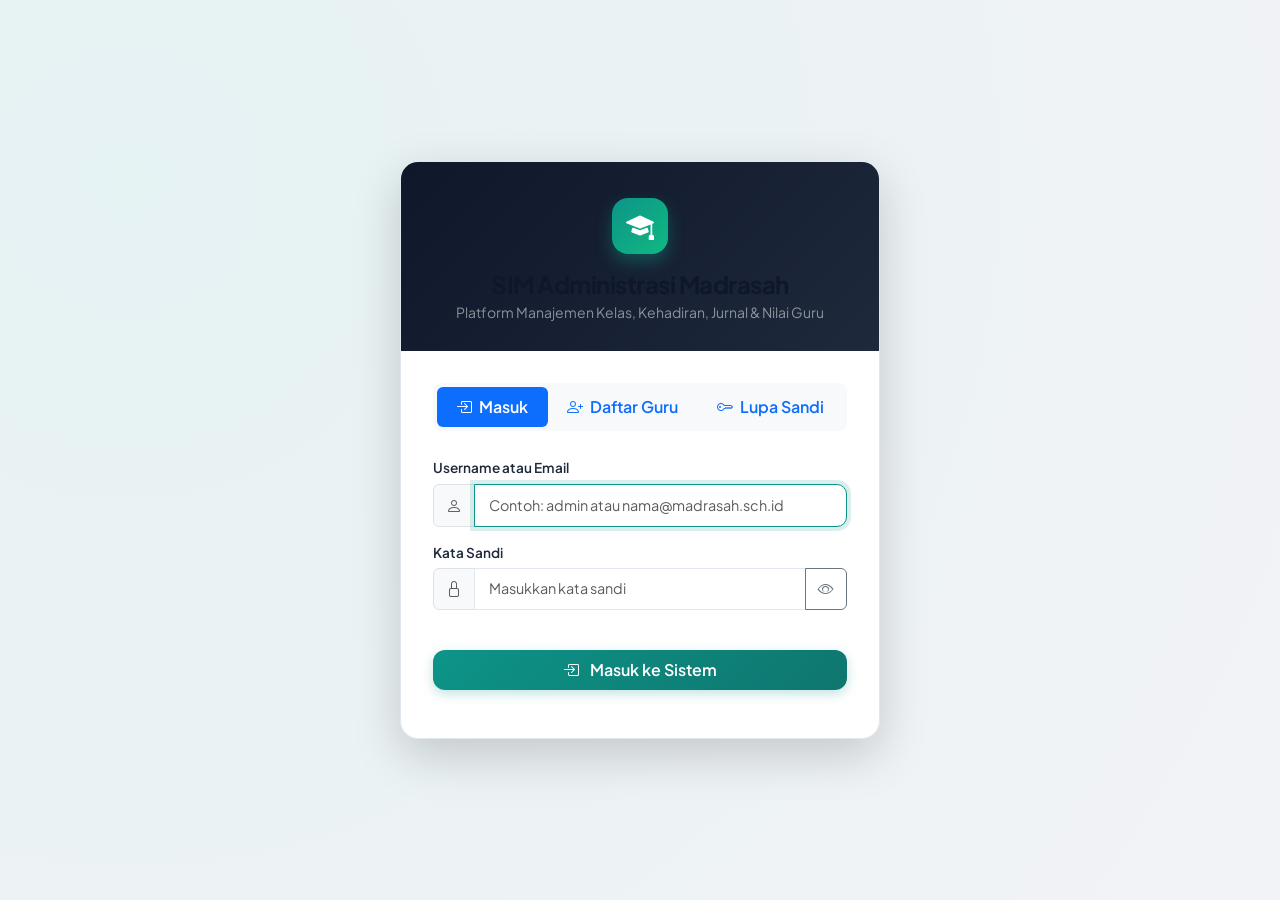
<file: index.html>
<!DOCTYPE html>
<html lang="id">
<head>
  <meta charset="UTF-8">
  <meta name="viewport" content="width=device-width, initial-scale=1.0">
  <title>Login & Pendaftaran — Sistem Administrasi Madrasah</title>
  <!-- Bootstrap 5 CSS -->
  <link href="https://cdn.jsdelivr.net/npm/bootstrap@5.3.2/dist/css/bootstrap.min.css" rel="stylesheet">
  <!-- Bootstrap Icons -->
  <link href="https://cdn.jsdelivr.net/npm/bootstrap-icons@1.11.3/font/bootstrap-icons.min.css" rel="stylesheet">
  <!-- Custom CSS -->
  <link rel="stylesheet" href="css/style.css">
</head>
<body>

<div class="auth-wrapper">
  <div class="auth-card shadow-lg" id="authCardContainer">
    <!-- Header -->
    <div class="auth-header">
      <div class="brand-icon">
        <i class="bi bi-mortarboard-fill"></i>
      </div>
      <h4 class="fw-bold mb-1">SIM Administrasi Madrasah</h4>
      <p class="text-white-50 small mb-0">Platform Manajemen Kelas, Kehadiran, Jurnal & Nilai Guru</p>
    </div>

    <!-- Body -->
    <div class="auth-body">
      <!-- Nav Tabs -->
      <ul class="nav nav-pills nav-fill mb-4 p-1 bg-light rounded-3" id="authTabs" role="tablist">
        <li class="nav-item" role="presentation">
          <button class="nav-link active fw-semibold" id="tab-login" data-bs-toggle="pill" data-bs-target="#pane-login" type="button" role="tab">
            <i class="bi bi-box-arrow-in-right me-1"></i> Masuk
          </button>
        </li>
        <li class="nav-item" role="presentation">
          <button class="nav-link fw-semibold" id="tab-register" data-bs-toggle="pill" data-bs-target="#pane-register" type="button" role="tab">
            <i class="bi bi-person-plus me-1"></i> Daftar Guru
          </button>
        </li>
        <li class="nav-item" role="presentation">
          <button class="nav-link fw-semibold" id="tab-forgot" data-bs-toggle="pill" data-bs-target="#pane-forgot" type="button" role="tab">
            <i class="bi bi-key me-1"></i> Lupa Sandi
          </button>
        </li>
      </ul>

      <!-- Tab Contents -->
      <div class="tab-content" id="authTabsContent">
        
        <!-- PANE 1: LOGIN -->
        <div class="tab-pane fade show active" id="pane-login" role="tabpanel">
          <form id="formLogin">
            <div class="mb-3">
              <label for="loginIdentifier" class="form-label">Username atau Email</label>
              <div class="input-group">
                <span class="input-group-text bg-light"><i class="bi bi-person text-muted"></i></span>
                <input type="text" class="form-control" id="loginIdentifier" placeholder="Contoh: admin atau nama@madrasah.sch.id" required autofocus>
              </div>
            </div>

            <div class="mb-3">
              <div class="d-flex justify-content-between align-items-center mb-1">
                <label for="loginPassword" class="form-label mb-0">Kata Sandi</label>
              </div>
              <div class="input-group">
                <span class="input-group-text bg-light"><i class="bi bi-lock text-muted"></i></span>
                <input type="password" class="form-control" id="loginPassword" placeholder="Masukkan kata sandi" required>
                <button class="btn btn-outline-secondary" type="button" id="toggleLoginPass">
                  <i class="bi bi-eye"></i>
                </button>
              </div>
            </div>

            <button type="submit" class="btn btn-madrasah w-100 py-2 mb-3 mt-4" id="btnLogin">
              <i class="bi bi-box-arrow-in-right me-2"></i> Masuk ke Sistem
            </button>
          </form>
        </div>

        <!-- PANE 2: REGISTER GURU -->
        <div class="tab-pane fade" id="pane-register" role="tabpanel">
          <div class="alert alert-warning py-2 px-3 small mb-3">
            <i class="bi bi-clock-history me-1"></i> <b>Catatan:</b> Akun guru baru akan berstatus <i>"Menunggu Verifikasi"</i> dan dapat login setelah disetujui oleh Administrator.
          </div>

          <form id="formRegister">
            <div class="mb-3">
              <label for="regNama" class="form-label">Nama Lengkap & Gelar <span class="text-danger">*</span></label>
              <input type="text" class="form-control" id="regNama" placeholder="Contoh: Ustadz Ahmad, S.Pd.I" required>
            </div>

            <div class="row">
              <div class="col-md-6 mb-3">
                <label for="regNip" class="form-label">NIP / NUPTK</label>
                <input type="text" class="form-control" id="regNip" placeholder="19880101...">
              </div>
              <div class="col-md-6 mb-3">
                <label for="regGolongan" class="form-label">Pangkat / Golongan</label>
                <input type="text" class="form-control" id="regGolongan" placeholder="Penata Muda / III-a">
              </div>
            </div>

            <div class="row">
              <div class="col-md-6 mb-3">
                <label for="regMapel" class="form-label">Mata Pelajaran Diampu <span class="text-danger">*</span></label>
                <input type="text" class="form-control" id="regMapel" placeholder="Fiqih / Akidah Akhlak" required>
              </div>
              <div class="col-md-6 mb-3">
                <label for="regJabatan" class="form-label">Jabatan</label>
                <input type="text" class="form-control" id="regJabatan" placeholder="Guru Mapel / Wali Kelas" value="Guru Mata Pelajaran">
              </div>
            </div>

            <div class="mb-3">
              <label for="regEmail" class="form-label">Alamat Email Aktif <span class="text-danger">*</span></label>
              <input type="email" class="form-control" id="regEmail" placeholder="nama@madrasah.sch.id" required>
            </div>

            <div class="row">
              <div class="col-md-6 mb-3">
                <label for="regPassword" class="form-label">Kata Sandi <span class="text-danger">*</span></label>
                <input type="password" class="form-control" id="regPassword" placeholder="Minimal 6 karakter" minlength="6" required>
              </div>
              <div class="col-md-6 mb-3">
                <label for="regConfirmPassword" class="form-label">Konfirmasi Sandi <span class="text-danger">*</span></label>
                <input type="password" class="form-control" id="regConfirmPassword" placeholder="Ulangi sandi" minlength="6" required>
              </div>
            </div>

            <button type="submit" class="btn btn-madrasah w-100 py-2" id="btnRegister">
              <i class="bi bi-person-check me-2"></i> Ajukan Pendaftaran Akun
            </button>
          </form>
        </div>

        <!-- PANE 3: FORGOT PASSWORD -->
        <div class="tab-pane fade" id="pane-forgot" role="tabpanel">
          <div class="alert alert-secondary py-2 px-3 small mb-3">
            <i class="bi bi-shield-lock me-1"></i> Reset sandi langsung tanpa memerlukan verifikasi email/OTP.
          </div>

          <form id="formForgot">
            <div class="mb-3">
              <label for="forgotIdentifier" class="form-label">Username atau Email Terdaftar</label>
              <input type="text" class="form-control" id="forgotIdentifier" placeholder="Masukkan username atau email Anda" required>
            </div>

            <div class="mb-3">
              <label for="forgotNewPass" class="form-label">Kata Sandi Baru</label>
              <input type="password" class="form-control" id="forgotNewPass" placeholder="Minimal 6 karakter" minlength="6" required>
            </div>

            <div class="mb-4">
              <label for="forgotConfirmPass" class="form-label">Konfirmasi Kata Sandi Baru</label>
              <input type="password" class="form-control" id="forgotConfirmPass" placeholder="Ulangi kata sandi baru" minlength="6" required>
            </div>

            <button type="submit" class="btn btn-madrasah w-100 py-2" id="btnResetPass">
              <i class="bi bi-check2-circle me-2"></i> Perbarui Kata Sandi
            </button>
          </form>
        </div>

      </div>
    </div>
  </div>
</div>

<!-- Bootstrap 5 JS -->
<script src="https://cdn.jsdelivr.net/npm/bootstrap@5.3.2/dist/js/bootstrap.bundle.min.js"></script>
<!-- App & Storage Scripts -->
<script src="js/github-api.js"></script>
<script src="js/storage.js"></script>
<script src="js/auth.js"></script>
<script src="js/app.js"></script>

<script>
document.addEventListener('DOMContentLoaded', async () => {
  await window.Storage.init();

  // Redirect jika sudah login
  const currentUser = window.Auth.getCurrentUser();
  if (currentUser) {
    window.location.href = 'dashboard.html';
    return;
  }

  // Toggle Password View
  const toggleBtn = document.getElementById('toggleLoginPass');
  const passInput = document.getElementById('loginPassword');
  toggleBtn.addEventListener('click', () => {
    const isPass = passInput.type === 'password';
    passInput.type = isPass ? 'text' : 'password';
    toggleBtn.innerHTML = isPass ? '<i class="bi bi-eye-slash"></i>' : '<i class="bi bi-eye"></i>';
  });

  // Switch card width when registration tab is clicked
  const card = document.getElementById('authCardContainer');
  document.getElementById('tab-register').addEventListener('shown.bs.tab', () => {
    card.classList.add('auth-card-wide');
  });
  document.getElementById('tab-login').addEventListener('shown.bs.tab', () => {
    card.classList.remove('auth-card-wide');
  });
  document.getElementById('tab-forgot').addEventListener('shown.bs.tab', () => {
    card.classList.remove('auth-card-wide');
  });

  // Handle Login
  document.getElementById('formLogin').addEventListener('submit', async (e) => {
    e.preventDefault();
    const btn = document.getElementById('btnLogin');
    const id = document.getElementById('loginIdentifier').value;
    const pass = document.getElementById('loginPassword').value;

    btn.disabled = true;
    btn.innerHTML = '<span class="spinner-border spinner-border-sm me-2"></span>Memverifikasi...';

    try {
      const user = await window.Auth.login(id, pass);
      window.App.showToast(`Selamat datang, ${user.nama}!`, 'success');
      setTimeout(() => {
        window.location.href = 'dashboard.html';
      }, 700);
    } catch (err) {
      window.App.showToast(err.message || 'Gagal masuk.', 'danger');
      btn.disabled = false;
      btn.innerHTML = '<i class="bi bi-box-arrow-in-right me-2"></i> Masuk ke Sistem';
    }
  });

  // Handle Register Guru
  document.getElementById('formRegister').addEventListener('submit', async (e) => {
    e.preventDefault();
    const btn = document.getElementById('btnRegister');
    const p1 = document.getElementById('regPassword').value;
    const p2 = document.getElementById('regConfirmPassword').value;

    if (p1 !== p2) {
      window.App.showToast('Konfirmasi kata sandi tidak cocok!', 'warning');
      return;
    }

    const userData = {
      nama: document.getElementById('regNama').value.trim(),
      nip: document.getElementById('regNip').value.trim(),
      pangkat_golongan: document.getElementById('regGolongan').value.trim(),
      mata_pelajaran: document.getElementById('regMapel').value.trim(),
      jabatan: document.getElementById('regJabatan').value.trim(),
      email: document.getElementById('regEmail').value.trim(),
      password: p1
    };

    btn.disabled = true;
    btn.innerHTML = '<span class="spinner-border spinner-border-sm me-2"></span>Mendaftarkan...';

    try {
      await window.Auth.register(userData);
      window.App.showToast('Pendaftaran akun berhasil diajukan! Akun Anda sedang menunggu verifikasi oleh Administrator Madrasah.', 'success');
      document.getElementById('formRegister').reset();
      
      // Kembali ke tab login setelah 2 detik
      setTimeout(() => {
        const loginTab = new bootstrap.Tab(document.getElementById('tab-login'));
        loginTab.show();
      }, 2000);
    } catch (err) {
      window.App.showToast(err.message || 'Pendaftaran gagal.', 'danger');
    } finally {
      btn.disabled = false;
      btn.innerHTML = '<i class="bi bi-person-check me-2"></i> Ajukan Pendaftaran Akun';
    }
  });

  // Handle Forgot Password
  document.getElementById('formForgot').addEventListener('submit', async (e) => {
    e.preventDefault();
    const btn = document.getElementById('btnResetPass');
    const id = document.getElementById('forgotIdentifier').value.trim();
    const p1 = document.getElementById('forgotNewPass').value;
    const p2 = document.getElementById('forgotConfirmPass').value;

    if (p1 !== p2) {
      window.App.showToast('Konfirmasi kata sandi baru tidak cocok!', 'warning');
      return;
    }

    btn.disabled = true;
    btn.innerHTML = '<span class="spinner-border spinner-border-sm me-2"></span>Menyimpan...';

    try {
      await window.Auth.resetPassword(id, p1);
      window.App.showToast('Kata sandi berhasil diperbarui! Silakan masuk dengan kata sandi baru.', 'success');
      document.getElementById('formForgot').reset();
      setTimeout(() => {
        const loginTab = new bootstrap.Tab(document.getElementById('tab-login'));
        loginTab.show();
      }, 1500);
    } catch (err) {
      window.App.showToast(err.message || 'Gagal mereset kata sandi.', 'danger');
    } finally {
      btn.disabled = false;
      btn.innerHTML = '<i class="bi bi-check2-circle me-2"></i> Perbarui Kata Sandi';
    }
  });
});
</script>

</body>
</html>
</file>
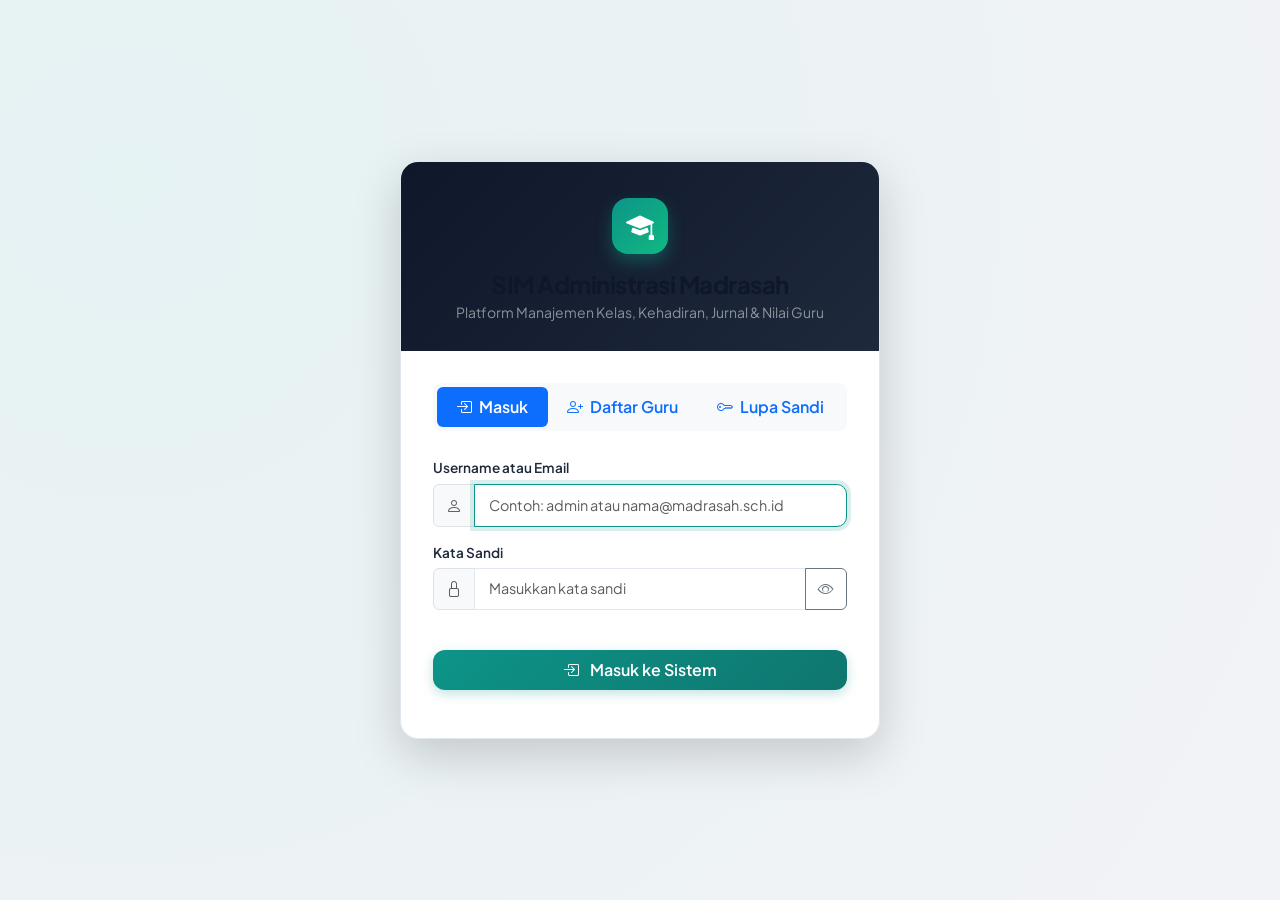
<file: data-master.html>
<!DOCTYPE html>
<html lang="id">
<head>
  <meta charset="UTF-8">
  <meta name="viewport" content="width=device-width, initial-scale=1.0">
  <title>Data Master Murid & Kelas — SIM Administrasi Madrasah</title>
  <!-- Bootstrap 5 CSS -->
  <link href="https://cdn.jsdelivr.net/npm/bootstrap@5.3.2/dist/css/bootstrap.min.css" rel="stylesheet">
  <!-- Bootstrap Icons -->
  <link href="https://cdn.jsdelivr.net/npm/bootstrap-icons@1.11.3/font/bootstrap-icons.min.css" rel="stylesheet">
  <!-- Custom CSS -->
  <link rel="stylesheet" href="css/style.css">
</head>
<body>

<div class="app-wrapper">
  <!-- Sidebar Container -->
  <aside class="app-sidebar" id="sidebar-container"></aside>

  <!-- Main Content -->
  <div class="app-main">
    <header class="app-topbar" id="topbar-container"></header>

    <main class="page-content">
      
      <!-- Top Navigation Tabs (Murid vs Kelas) -->
      <div class="d-flex flex-wrap justify-content-between align-items-center gap-3 mb-4">
        <ul class="nav nav-pills p-1 bg-white border rounded-3 shadow-sm" id="masterTabs" role="tablist">
          <li class="nav-item" role="presentation">
            <button class="nav-link active fw-bold px-4 py-2" id="tab-murid-btn" data-bs-toggle="pill" data-bs-target="#tab-murid-pane" type="button" role="tab">
              <i class="bi bi-people-fill me-2"></i> Data Murid
            </button>
          </li>
          <li class="nav-item" role="presentation">
            <button class="nav-link fw-bold px-4 py-2" id="tab-kelas-btn" data-bs-toggle="pill" data-bs-target="#tab-kelas-pane" type="button" role="tab">
              <i class="bi bi-door-open-fill me-2"></i> Data Kelas / Rombel
            </button>
          </li>
        </ul>

        <div class="d-flex gap-2">
          <!-- Hidden inputs for file import -->
          <input type="file" id="inputImportMuridCSV" accept=".csv" class="d-none">
          <input type="file" id="inputImportKelasCSV" accept=".csv" class="d-none">
        </div>
      </div>

      <!-- Tab Content Area -->
      <div class="tab-content" id="masterTabsContent">
        
        <!-- ========================================== -->
        <!-- TAB 1: DATA MURID                          -->
        <!-- ========================================== -->
        <div class="tab-pane fade show active" id="tab-murid-pane" role="tabpanel">
          <div class="card-madrasah">
            <!-- Filter & Action Header -->
            <div class="p-3 border-bottom bg-light">
              <div class="row g-2 align-items-center justify-content-between">
                <!-- Left: Filter & Search -->
                <div class="col-md-6 d-flex flex-wrap gap-2 align-items-center">
                  <div style="min-width: 170px;">
                    <select class="form-select form-select-sm" id="filterKelasMurid">
                      <option value="all">Semua Kelas</option>
                    </select>
                  </div>
                  <div class="input-group input-group-sm" style="max-width: 250px;">
                    <span class="input-group-text bg-white"><i class="bi bi-search text-muted"></i></span>
                    <input type="text" class="form-control" id="searchMurid" placeholder="Cari nama / NIS / absen...">
                  </div>
                  <span class="badge bg-emerald-soft" id="muridCountBadge">0 Siswa</span>
                </div>

                <!-- Right: Buttons -->
                <div class="col-md-6 text-md-end d-flex flex-wrap gap-2 justify-content-md-end">
                  <div class="btn-group">
                    <button type="button" class="btn btn-sm btn-outline-secondary dropdown-toggle" data-bs-toggle="dropdown" aria-expanded="false">
                      <i class="bi bi-filetype-csv me-1"></i> CSV
                    </button>
                    <ul class="dropdown-menu dropdown-menu-end shadow border-0">
                      <li><a class="dropdown-item py-2 small" href="javascript:void(0)" id="btnExportMuridCSV"><i class="bi bi-download me-2 text-primary"></i> Export Data CSV</a></li>
                      <li><a class="dropdown-item py-2 small" href="javascript:void(0)" onclick="document.getElementById('inputImportMuridCSV').click()"><i class="bi bi-upload me-2 text-success"></i> Import dari CSV</a></li>
                      <li><hr class="dropdown-divider"></li>
                      <li><a class="dropdown-item py-2 small" href="javascript:void(0)" id="btnDownloadTemplateMurid"><i class="bi bi-file-earmark-arrow-down me-2 text-secondary"></i> Unduh Template CSV</a></li>
                    </ul>
                  </div>

                  <button class="btn btn-sm btn-madrasah" onclick="DataMaster.openAddMurid()">
                    <i class="bi bi-person-plus-fill me-1"></i> Tambah Siswa
                  </button>
                </div>
              </div>
            </div>

            <!-- Bulk Selection Toolbar for Murid -->
            <div class="bulk-selection-bar d-none" id="selectionBarMurid">
              <div class="d-flex align-items-center gap-2">
                <span class="selection-count-badge" id="selectedMuridCount">0 Dipilih</span>
                <span class="small text-white-50">data siswa terpilih</span>
              </div>
              <div class="d-flex gap-2 align-items-center">
                <button class="btn btn-sm btn-outline-light" id="btnMoveSelectedMurid">
                  <i class="bi bi-arrow-left-right me-1"></i> Pindah Kelas
                </button>
                <button class="btn btn-sm btn-outline-light" id="btnExportSelectedMurid">
                  <i class="bi bi-download me-1"></i> Export Terpilih (CSV)
                </button>
                <button class="btn btn-sm btn-danger" id="btnDeleteSelectedMurid">
                  <i class="bi bi-trash-fill me-1"></i> Hapus Terpilih
                </button>
                <button class="btn btn-sm btn-light" id="btnClearSelectionMurid">
                  <i class="bi bi-x-lg"></i>
                </button>
              </div>
            </div>

            <!-- Table Murid -->
            <div class="table-responsive">
              <table class="table table-custom table-hover">
                <thead>
                  <tr>
                    <th class="th-select"><input type="checkbox" class="form-check-input form-check-input-custom" id="selectAllMurid" title="Pilih Semua"></th>
                    <th class="text-center" style="width: 50px;">Absen</th>
                    <th style="width: 140px;">NIS Lokal</th>
                    <th>Nama Lengkap Siswa</th>
                    <th style="width: 140px;">Kelas</th>
                    <th class="text-center" style="width: 80px;">L/P</th>
                    <th class="text-end" style="width: 120px;">Aksi</th>
                  </tr>
                </thead>
                <tbody id="tableMuridBody">
                  <!-- Injected by data-master.js -->
                </tbody>
              </table>
            </div>
          </div>
        </div>

        <!-- ========================================== -->
        <!-- TAB 2: DATA KELAS / ROMBEL                 -->
        <!-- ========================================== -->
        <div class="tab-pane fade" id="tab-kelas-pane" role="tabpanel">
          <div class="card-madrasah">
            <div class="card-header-custom bg-light">
              <h6 class="mb-0 fw-bold"><i class="bi bi-door-open-fill text-primary me-2"></i>Daftar Rombongan Belajar (Kelas)</h6>
              <div class="d-flex gap-2">
                <button class="btn btn-sm btn-outline-secondary" id="btnExportKelasCSV">
                  <i class="bi bi-download me-1"></i> Export CSV
                </button>
                <button class="btn btn-sm btn-outline-secondary" onclick="document.getElementById('inputImportKelasCSV').click()">
                  <i class="bi bi-upload me-1"></i> Import CSV
                </button>
                <button class="btn btn-sm btn-madrasah" onclick="DataMaster.openAddKelas()">
                  <i class="bi bi-plus-circle me-1"></i> Tambah Kelas
                </button>
              </div>
            </div>

            <!-- Bulk Selection Toolbar for Kelas -->
            <div class="bulk-selection-bar d-none m-3 mb-0" id="selectionBarKelas">
              <div class="d-flex align-items-center gap-2">
                <span class="selection-count-badge" id="selectedKelasCount">0 Dipilih</span>
                <span class="small text-white-50">data kelas terpilih</span>
              </div>
              <div class="d-flex gap-2 align-items-center">
                <button class="btn btn-sm btn-danger" id="btnDeleteSelectedKelas">
                  <i class="bi bi-trash-fill me-1"></i> Hapus Kelas Terpilih
                </button>
                <button class="btn btn-sm btn-light" id="btnClearSelectionKelas">
                  <i class="bi bi-x-lg"></i>
                </button>
              </div>
            </div>

            <!-- Table Kelas -->
            <div class="table-responsive">
              <table class="table table-custom table-hover">
                <thead>
                  <tr>
                    <th class="th-select"><input type="checkbox" class="form-check-input form-check-input-custom" id="selectAllKelas" title="Pilih Semua"></th>
                    <th class="text-center" style="width: 50px;">No</th>
                    <th style="width: 140px;">Nama Kelas</th>
                    <th style="width: 120px;">Tingkat</th>
                    <th>Wali Kelas</th>
                    <th class="text-center" style="width: 140px;">Jumlah Siswa</th>
                    <th class="text-end" style="width: 120px;">Aksi</th>
                  </tr>
                </thead>
                <tbody id="tableKelasBody">
                  <!-- Injected by data-master.js -->
                </tbody>
              </table>
            </div>
          </div>
        </div>

      </div>

    </main>
  </div>
</div>

<!-- ============================================================ -->
<!-- MODAL: PINDAH KELAS MASSAL                                   -->
<!-- ============================================================ -->
<div class="modal fade" id="modalPindahKelasMassal" tabindex="-1" aria-hidden="true">
  <div class="modal-dialog modal-dialog-centered">
    <div class="modal-content border-0 shadow-lg" style="border-radius: 16px;">
      <div class="modal-header border-bottom pb-3">
        <h5 class="modal-title fw-bold"><i class="bi bi-arrow-left-right text-primary me-2"></i>Pindahkan Siswa Terpilih</h5>
        <button type="button" class="btn-close" data-bs-dismiss="modal" aria-label="Close"></button>
      </div>
      <div class="modal-body p-4">
        <p class="small text-muted mb-3" id="textPindahKelasDesc">Pindahkan siswa terpilih ke rombongan belajar / kelas baru:</p>
        <div class="mb-3">
          <label for="selectTargetPindahKelas" class="form-label fw-bold small">Pilih Kelas Tujuan <span class="text-danger">*</span></label>
          <select class="form-select" id="selectTargetPindahKelas">
            <!-- Injected -->
          </select>
        </div>
      </div>
      <div class="modal-footer border-0 pt-0">
        <button type="button" class="btn btn-light" data-bs-dismiss="modal">Batal</button>
        <button type="button" class="btn btn-madrasah px-4" id="btnConfirmPindahKelas">Pindahkan Siswa</button>
      </div>
    </div>
  </div>
</div>

<!-- ============================================================ -->
<!-- MODAL: TAMBAH / EDIT MURID                                   -->
<!-- ============================================================ -->
<div class="modal fade" id="modalMurid" tabindex="-1" aria-hidden="true">
  <div class="modal-dialog modal-dialog-centered">
    <div class="modal-content border-0 shadow-lg" style="border-radius: 16px;">
      <div class="modal-header border-bottom pb-3">
        <h5 class="modal-title fw-bold" id="modalMuridTitle">Tambah Data Siswa</h5>
        <button type="button" class="btn-close" data-bs-dismiss="modal" aria-label="Close"></button>
      </div>
      <form id="formMurid">
        <div class="modal-body p-4">
          <input type="hidden" id="muridId">
          
          <div class="row">
            <div class="col-md-6 mb-3">
              <label for="muridNoAbsen" class="form-label">No. Urut Absen</label>
              <input type="number" class="form-control" id="muridNoAbsen" placeholder="Contoh: 01" min="1" max="99">
            </div>
            <div class="col-md-6 mb-3">
              <label for="muridNis" class="form-label">NIS Lokal / Induk</label>
              <input type="text" class="form-control" id="muridNis" placeholder="Contoh: 202407001">
            </div>
          </div>

          <div class="mb-3">
            <label for="muridNama" class="form-label">Nama Lengkap Murid <span class="text-danger">*</span></label>
            <input type="text" class="form-control" id="muridNama" placeholder="Masukkan nama lengkap siswa" required>
          </div>

          <div class="row">
            <div class="col-md-6 mb-3">
              <label for="muridKelas" class="form-label">Kelas / Rombel <span class="text-danger">*</span></label>
              <select class="form-select" id="muridKelas" required>
                <!-- Injected options -->
              </select>
            </div>
            <div class="col-md-6 mb-3">
              <label for="muridGender" class="form-label">Jenis Kelamin</label>
              <select class="form-select" id="muridGender">
                <option value="L">Laki-laki (L)</option>
                <option value="P">Perempuan (P)</option>
              </select>
            </div>
          </div>
        </div>
        <div class="modal-footer border-0 pt-0">
          <button type="button" class="btn btn-light" data-bs-dismiss="modal">Batal</button>
          <button type="submit" class="btn btn-madrasah px-4" id="btnSaveMurid">Simpan Data</button>
        </div>
      </form>
    </div>
  </div>
</div>

<!-- ============================================================ -->
<!-- MODAL: TAMBAH / EDIT KELAS                                   -->
<!-- ============================================================ -->
<div class="modal fade" id="modalKelas" tabindex="-1" aria-hidden="true">
  <div class="modal-dialog modal-dialog-centered">
    <div class="modal-content border-0 shadow-lg" style="border-radius: 16px;">
      <div class="modal-header border-bottom pb-3">
        <h5 class="modal-title fw-bold" id="modalKelasTitle">Tambah Kelas</h5>
        <button type="button" class="btn-close" data-bs-dismiss="modal" aria-label="Close"></button>
      </div>
      <form id="formKelas">
        <div class="modal-body p-4">
          <input type="hidden" id="kelasId">

          <div class="row">
            <div class="col-md-7 mb-3">
              <label for="kelasNama" class="form-label">Nama Kelas <span class="text-danger">*</span></label>
              <input type="text" class="form-control" id="kelasNama" placeholder="Contoh: VII-A, VIII-B, IX-1" required>
            </div>
            <div class="col-md-5 mb-3">
              <label for="kelasTingkat" class="form-label">Tingkat</label>
              <select class="form-select" id="kelasTingkat">
                <option value="7">Kelas 7</option>
                <option value="8">Kelas 8</option>
                <option value="9">Kelas 9</option>
                <option value="10">Kelas 10</option>
                <option value="11">Kelas 11</option>
                <option value="12">Kelas 12</option>
              </select>
            </div>
          </div>

          <div class="mb-3">
            <label for="kelasWali" class="form-label">Nama Wali Kelas</label>
            <input type="text" class="form-control" id="kelasWali" placeholder="Contoh: Ustadz Ahmad Fauzi, S.Pd.I">
          </div>

          <div class="mb-3">
            <label for="kelasKeterangan" class="form-label">Keterangan / Jurusan</label>
            <input type="text" class="form-control" id="kelasKeterangan" placeholder="Contoh: Program Tahfidz Unggulan">
          </div>
        </div>
        <div class="modal-footer border-0 pt-0">
          <button type="button" class="btn btn-light" data-bs-dismiss="modal">Batal</button>
          <button type="submit" class="btn btn-madrasah px-4" id="btnSaveKelas">Simpan Kelas</button>
        </div>
      </form>
    </div>
  </div>
</div>

<!-- Bootstrap 5 JS -->
<script src="https://cdn.jsdelivr.net/npm/bootstrap@5.3.2/dist/js/bootstrap.bundle.min.js"></script>
<!-- Core Scripts -->
<script src="js/github-api.js"></script>
<script src="js/storage.js"></script>
<script src="js/auth.js"></script>
<script src="js/app.js"></script>
<script src="js/data-master.js"></script>

<script>
document.addEventListener('DOMContentLoaded', async () => {
  await window.App.init('data-master');
  window.DataMaster.init();
});
</script>

</body>
</html>
</file>
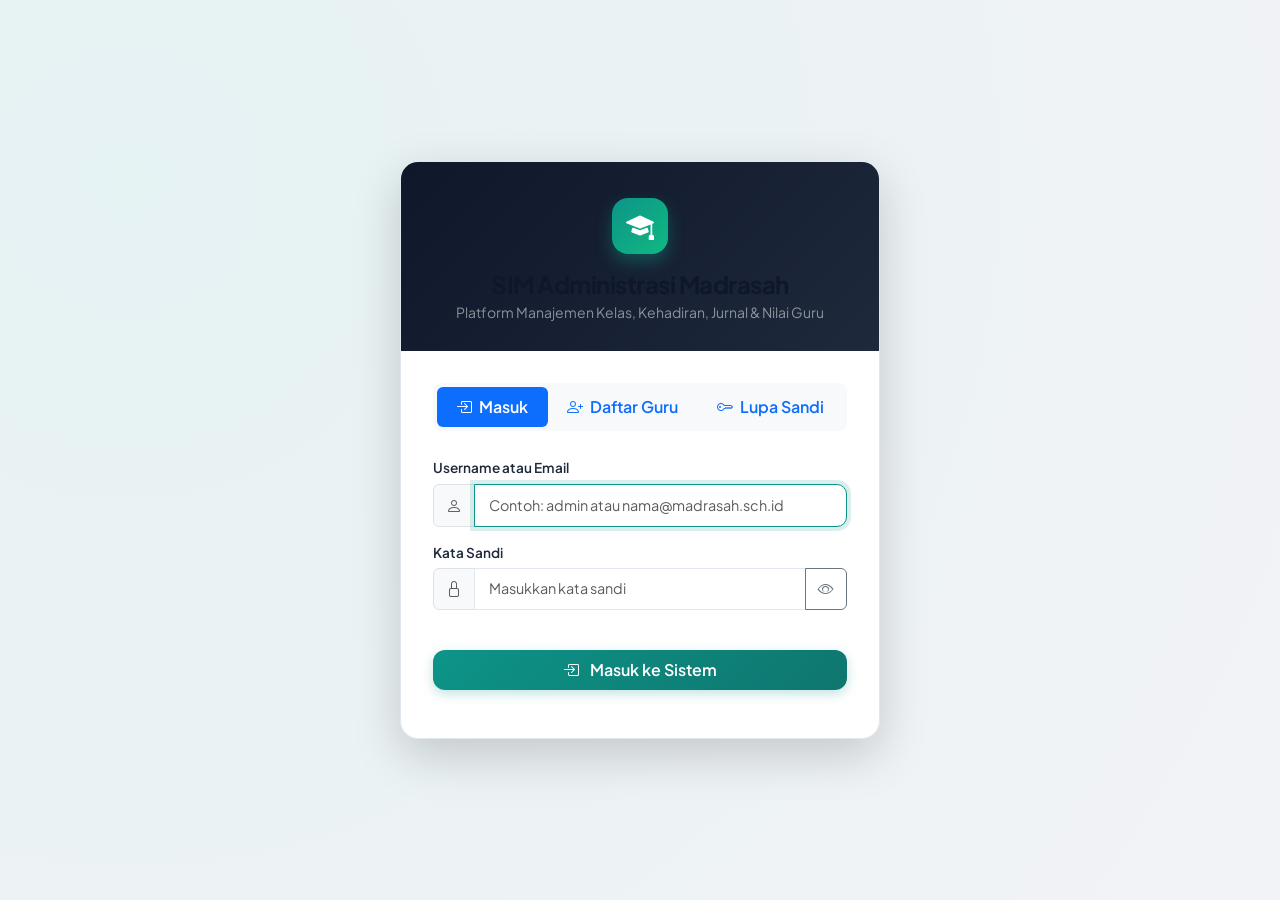
<file: jurnal.html>
<!DOCTYPE html>
<html lang="id">
<head>
  <meta charset="UTF-8">
  <meta name="viewport" content="width=device-width, initial-scale=1.0">
  <title>Jurnal Pembelajaran Guru — SIM Administrasi Madrasah</title>
  <!-- Bootstrap 5 CSS -->
  <link href="https://cdn.jsdelivr.net/npm/bootstrap@5.3.2/dist/css/bootstrap.min.css" rel="stylesheet">
  <!-- Bootstrap Icons -->
  <link href="https://cdn.jsdelivr.net/npm/bootstrap-icons@1.11.3/font/bootstrap-icons.min.css" rel="stylesheet">
  <!-- Custom CSS -->
  <link rel="stylesheet" href="css/style.css">
</head>
<body>

<div class="app-wrapper">
  <aside class="app-sidebar" id="sidebar-container"></aside>

  <div class="app-main">
    <header class="app-topbar" id="topbar-container"></header>

    <main class="page-content">
      
      <!-- Top Action Bar -->
      <div class="card-madrasah p-3 mb-4">
        <div class="row g-2 align-items-center justify-content-between">
          <!-- Left: Filter Kelas & Periode & Search -->
          <div class="col-lg-8 d-flex flex-wrap gap-2 align-items-center">
            <div style="min-width: 160px;">
              <select class="form-select form-select-sm" id="filterKelasJurnal">
                <option value="all">Semua Kelas</option>
              </select>
            </div>

            <div style="width: 130px;">
              <select class="form-select form-select-sm" id="filterBulanJurnal">
                <option value="0">Semua Bulan</option>
                <option value="1">Januari</option>
                <option value="2">Februari</option>
                <option value="3">Maret</option>
                <option value="4">April</option>
                <option value="5">Mei</option>
                <option value="6">Juni</option>
                <option value="7">Juli</option>
                <option value="8">Agustus</option>
                <option value="9">September</option>
                <option value="10">Oktober</option>
                <option value="11">November</option>
                <option value="12">Desember</option>
              </select>
            </div>

            <div style="width: 95px;">
              <select class="form-select form-select-sm" id="filterTahunJurnal">
                <option value="2026">2026</option>
                <option value="2025">2025</option>
                <option value="2024">2024</option>
              </select>
            </div>

            <div class="input-group input-group-sm" style="max-width: 220px;">
              <span class="input-group-text bg-white"><i class="bi bi-search text-muted"></i></span>
              <input type="text" class="form-control" id="searchJurnal" placeholder="Cari materi / tujuan...">
            </div>

            <span class="badge bg-emerald-soft" id="jurnalCountBadge">0 Jurnal</span>
          </div>

          <!-- Right: Buttons -->
          <div class="col-lg-4 text-lg-end d-flex flex-wrap gap-2 justify-content-lg-end">
            <input type="file" id="inputImportJurnalCSV" accept=".csv" class="d-none">

            <div class="btn-group">
              <button type="button" class="btn btn-sm btn-outline-secondary dropdown-toggle" data-bs-toggle="dropdown" aria-expanded="false">
                <i class="bi bi-filetype-csv me-1"></i> CSV
              </button>
              <ul class="dropdown-menu dropdown-menu-end shadow border-0">
                <li><a class="dropdown-item py-2 small" href="javascript:void(0)" id="btnExportJurnalCSV"><i class="bi bi-download me-2 text-primary"></i> Export Jurnal CSV</a></li>
                <li><a class="dropdown-item py-2 small" href="javascript:void(0)" onclick="document.getElementById('inputImportJurnalCSV').click()"><i class="bi bi-upload me-2 text-success"></i> Import Jurnal CSV</a></li>
              </ul>
            </div>

            <button class="btn btn-sm btn-madrasah" onclick="Jurnal.openAdd()">
              <i class="bi bi-pencil-square me-1"></i> Tulis Jurnal Harian
            </button>
          </div>
        </div>
      </div>

      <!-- Bulk Selection Toolbar for Jurnal -->
      <div class="bulk-selection-bar d-none" id="selectionBarJurnal">
        <div class="d-flex align-items-center gap-2">
          <span class="selection-count-badge" id="selectedJurnalCount">0 Dipilih</span>
          <span class="small text-white-50">catatan jurnal terpilih</span>
        </div>
        <div class="d-flex gap-2 align-items-center">
          <button class="btn btn-sm btn-outline-light" id="btnExportSelectedJurnal">
            <i class="bi bi-download me-1"></i> Export Terpilih (CSV)
          </button>
          <button class="btn btn-sm btn-danger" id="btnDeleteSelectedJurnal">
            <i class="bi bi-trash-fill me-1"></i> Hapus Terpilih
          </button>
          <button class="btn btn-sm btn-light" id="btnClearSelectionJurnal">
            <i class="bi bi-x-lg"></i>
          </button>
        </div>
      </div>

      <!-- Main Card Jurnal Table -->
      <div class="card-madrasah">
        <div class="card-header-custom bg-light">
          <h6 class="fw-bold mb-0"><i class="bi bi-journal-bookmark-fill text-primary me-2"></i>Rekap Jurnal Pembelajaran Guru</h6>
          <div class="d-flex gap-2">
            <a href="javascript:void(0)" class="btn btn-sm btn-outline-madrasah" id="btnGoToPrintJurnal">
              <i class="bi bi-printer me-1"></i> Cetak Format Jurnal
            </a>
          </div>
        </div>

        <div class="table-responsive">
          <table class="table table-custom table-hover">
            <thead>
              <tr>
                <th class="th-select"><input type="checkbox" class="form-check-input form-check-input-custom" id="selectAllJurnal" title="Pilih Semua"></th>
                <th class="text-center" style="width: 45px;">No</th>
                <th style="width: 140px;">Tanggal & Kelas</th>
                <th style="width: 280px;">Tujuan Pembelajaran / Materi</th>
                <th style="width: 200px;">Ketercapaian Pembelajaran</th>
                <th class="text-center" style="width: 100px;">Jml Hadir</th>
                <th>Catatan Kendala & Refleksi</th>
                <th class="text-end" style="width: 100px;">Aksi</th>
              </tr>
            </thead>
            <tbody id="tableJurnalBody">
              <!-- Injected by jurnal.js -->
            </tbody>
          </table>
        </div>
      </div>

    </main>
  </div>
</div>

<!-- ============================================================ -->
<!-- MODAL: FORM JURNAL PEMBELAJARAN                              -->
<!-- ============================================================ -->
<div class="modal fade" id="modalJurnal" tabindex="-1" aria-hidden="true">
  <div class="modal-dialog modal-dialog-centered modal-lg">
    <div class="modal-content border-0 shadow-lg" style="border-radius: 16px;">
      <div class="modal-header border-bottom pb-3">
        <h5 class="modal-title fw-bold" id="modalJurnalTitle">Tulis Jurnal Pembelajaran</h5>
        <button type="button" class="btn-close" data-bs-dismiss="modal" aria-label="Close"></button>
      </div>
      <form id="formJurnal">
        <div class="modal-body p-4">
          <input type="hidden" id="jurnalId">

          <div class="row">
            <div class="col-md-6 mb-3">
              <label for="jurnalTanggal" class="form-label">Tanggal Mengajar <span class="text-danger">*</span></label>
              <input type="date" class="form-control" id="jurnalTanggal" required>
            </div>
            <div class="col-md-6 mb-3">
              <label for="jurnalKelas" class="form-label">Kelas / Rombel <span class="text-danger">*</span></label>
              <select class="form-select" id="jurnalKelas" required>
                <!-- Injected options -->
              </select>
            </div>
          </div>

          <div class="mb-3">
            <label for="jurnalTujuan" class="form-label">Tujuan Pembelajaran / Pokok Bahasan <span class="text-danger">*</span></label>
            <textarea class="form-control" id="jurnalTujuan" rows="2" placeholder="Contoh: Memahami ketentuan rukun dan syarat sah Shalat Gerhana" required></textarea>
          </div>

          <div class="mb-3">
            <label for="jurnalKetercapaian" class="form-label">Ketercapaian / Indikator Hasil Belajar</label>
            <textarea class="form-control" id="jurnalKetercapaian" rows="2" placeholder="Contoh: 85% siswa mampu mempraktikkan tata cara shalat kusuf dengan tertib"></textarea>
          </div>

          <div class="row">
            <div class="col-md-5 mb-3">
              <label for="jurnalJumlahHadir" class="form-label">Jumlah Siswa Hadir</label>
              <input type="number" class="form-control" id="jurnalJumlahHadir" min="0">
              <small class="form-text" id="syncHadirInfo"></small>
            </div>
            <div class="col-md-7 mb-3">
              <label for="jurnalCatatan" class="form-label">Catatan Tambahan / Refleksi Mengajar</label>
              <input type="text" class="form-control" id="jurnalCatatan" placeholder="Contoh: Diskusi berlangsung kondusif; 2 siswa izin">
            </div>
          </div>
        </div>

        <div class="modal-footer border-0 pt-0">
          <button type="button" class="btn btn-light" data-bs-dismiss="modal">Batal</button>
          <button type="submit" class="btn btn-madrasah px-4" id="btnSaveJurnal">Simpan Jurnal</button>
        </div>
      </form>
    </div>
  </div>
</div>

<!-- Bootstrap 5 JS -->
<script src="https://cdn.jsdelivr.net/npm/bootstrap@5.3.2/dist/js/bootstrap.bundle.min.js"></script>
<!-- Core Scripts -->
<script src="js/github-api.js"></script>
<script src="js/storage.js"></script>
<script src="js/auth.js"></script>
<script src="js/app.js"></script>
<script src="js/jurnal.js"></script>

<script>
document.addEventListener('DOMContentLoaded', async () => {
  await window.App.init('jurnal');
  window.Jurnal.init();
});
</script>

</body>
</html>
</file>
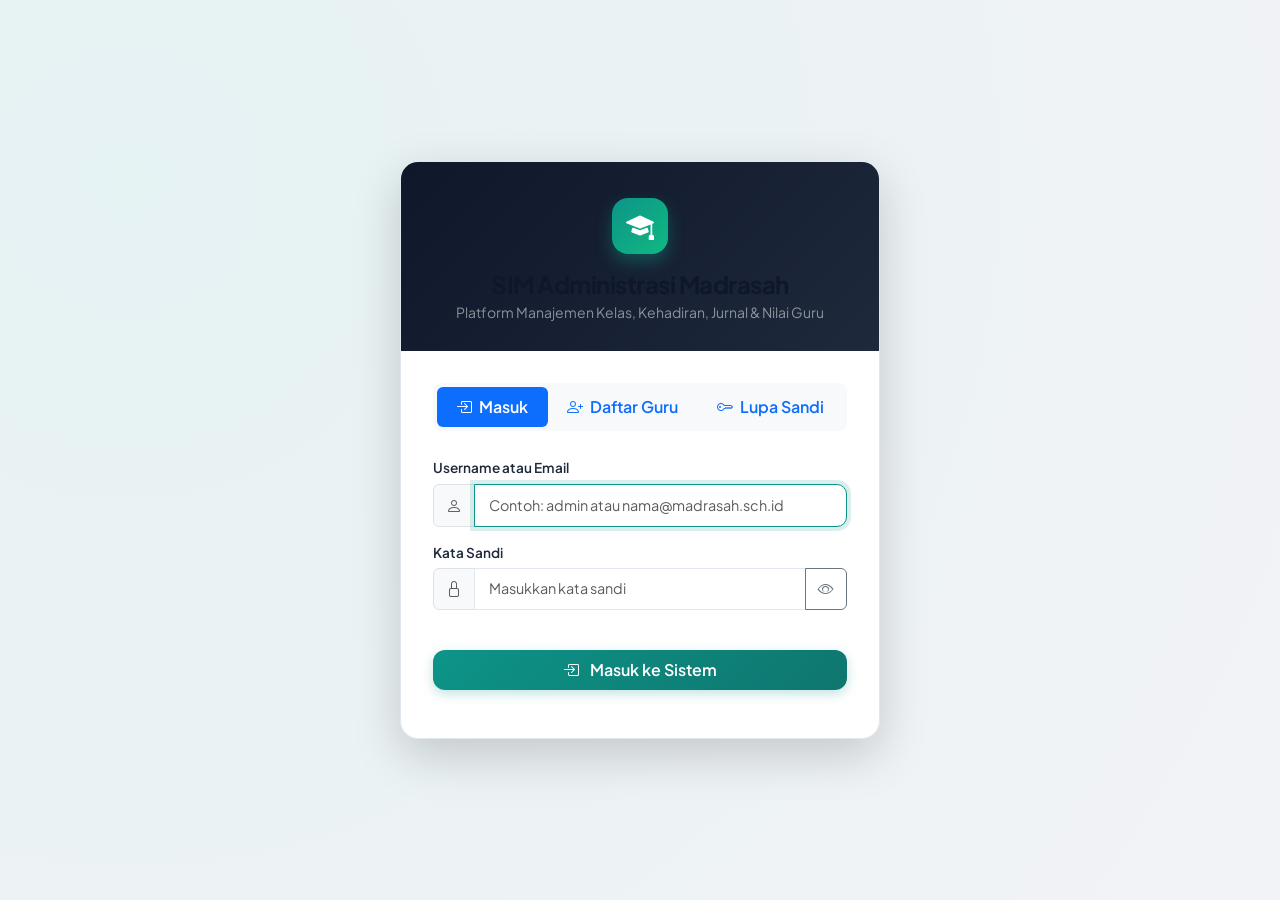
<file: kehadiran.html>
<!DOCTYPE html>
<html lang="id">
<head>
  <meta charset="UTF-8">
  <meta name="viewport" content="width=device-width, initial-scale=1.0">
  <title>Rekap Kehadiran Murid — SIM Administrasi Madrasah</title>
  <!-- Bootstrap 5 CSS -->
  <link href="https://cdn.jsdelivr.net/npm/bootstrap@5.3.2/dist/css/bootstrap.min.css" rel="stylesheet">
  <!-- Bootstrap Icons -->
  <link href="https://cdn.jsdelivr.net/npm/bootstrap-icons@1.11.3/font/bootstrap-icons.min.css" rel="stylesheet">
  <!-- Custom CSS -->
  <link rel="stylesheet" href="css/style.css">
</head>
<body>

<div class="app-wrapper">
  <aside class="app-sidebar" id="sidebar-container"></aside>

  <div class="app-main">
    <header class="app-topbar" id="topbar-container"></header>

    <main class="page-content">
      
      <!-- Top Control Bar -->
      <div class="card-madrasah p-3 mb-4">
        <div class="row g-3 align-items-center justify-content-between">
          <!-- Left: Nav Mode + Kelas Select -->
          <div class="col-lg-7 d-flex flex-wrap gap-2 align-items-center">
            <ul class="nav nav-pills p-1 bg-light border rounded-3" role="tablist">
              <li class="nav-item">
                <button class="nav-link active fw-bold small px-3" id="tab-input-presensi" data-bs-toggle="pill" type="button">
                  <i class="bi bi-pencil-square me-1"></i> Input Harian
                </button>
              </li>
              <li class="nav-item">
                <button class="nav-link fw-bold small px-3" id="tab-rekap-presensi" data-bs-toggle="pill" type="button">
                  <i class="bi bi-table me-1"></i> Rekapitulasi & Persentase
                </button>
              </li>
            </ul>

            <div style="min-width: 200px;">
              <select class="form-select form-select-sm fw-bold border-primary" id="selectKelasPresensi">
                <!-- Injected options -->
              </select>
            </div>
          </div>

          <!-- Right: Action Buttons -->
          <div class="col-lg-5 text-lg-end d-flex flex-wrap gap-2 justify-content-lg-end">
            <input type="file" id="inputImportKehadiranCSV" accept=".csv" class="d-none">
            
            <div class="btn-group">
              <button type="button" class="btn btn-sm btn-outline-secondary dropdown-toggle" data-bs-toggle="dropdown" aria-expanded="false">
                <i class="bi bi-filetype-csv me-1"></i> CSV
              </button>
              <ul class="dropdown-menu dropdown-menu-end shadow border-0">
                <li><a class="dropdown-item py-2 small" href="javascript:void(0)" id="btnExportKehadiranCSV"><i class="bi bi-download me-2 text-primary"></i> Export Rekap CSV</a></li>
                <li><a class="dropdown-item py-2 small" href="javascript:void(0)" onclick="document.getElementById('inputImportKehadiranCSV').click()"><i class="bi bi-upload me-2 text-success"></i> Import Presensi CSV</a></li>
              </ul>
            </div>

            <a href="laporan.html" class="btn btn-sm btn-outline-madrasah">
              <i class="bi bi-printer me-1"></i> Cetak Laporan
            </a>
          </div>
        </div>
      </div>

      <!-- ======================================================= -->
      <!-- VIEW 1: INPUT PRESENSI HARIAN                           -->
      <!-- ======================================================= -->
      <div id="viewInputPresensi">
        <form id="formInputPresensi">
          <div class="card-madrasah">
            <div class="card-header-custom bg-light">
              <div class="d-flex align-items-center gap-3">
                <h6 class="fw-bold mb-0"><i class="bi bi-calendar-check-fill text-success me-2"></i>Form Presensi Kelas</h6>
                <div class="d-flex align-items-center gap-2">
                  <label for="inputTglPresensi" class="form-label mb-0 small text-muted">Tanggal:</label>
                  <input type="date" class="form-control form-control-sm" id="inputTglPresensi" style="width: 160px;" required>
                </div>
              </div>

              <div class="d-flex gap-2">
                <button type="button" class="btn btn-sm btn-outline-secondary" id="btnSetAllHadir">
                  <i class="bi bi-check-all me-1 text-success"></i> Set Semua Hadir
                </button>
                <button type="submit" class="btn btn-sm btn-madrasah px-3">
                  <i class="bi bi-save me-1"></i> Simpan Presensi
                </button>
              </div>
            </div>

            <div class="table-responsive">
              <table class="table table-custom table-hover">
                <thead>
                  <tr>
                    <th class="text-center" style="width: 70px;">Absen</th>
                    <th style="width: 250px;">Nama Siswa</th>
                    <th class="text-center" style="width: 240px;">Status Kehadiran (H / S / I / A)</th>
                    <th>Catatan / Keterangan</th>
                  </tr>
                </thead>
                <tbody id="tableInputPresensiBody">
                  <!-- Injected by kehadiran.js -->
                </tbody>
              </table>
            </div>

            <div class="p-3 border-top bg-light d-flex justify-content-between align-items-center">
              <div class="small text-muted">
                <span class="badge bg-success me-1">H</span> Hadir &nbsp;|&nbsp;
                <span class="badge bg-primary me-1">S</span> Sakit &nbsp;|&nbsp;
                <span class="badge bg-warning text-dark me-1">I</span> Izin &nbsp;|&nbsp;
                <span class="badge bg-danger me-1">A</span> Alpa
              </div>
              <button type="submit" class="btn btn-madrasah px-4">
                <i class="bi bi-save me-1"></i> Simpan Presensi
              </button>
            </div>
          </div>
        </form>
      </div>

      <!-- ======================================================= -->
      <!-- VIEW 2: REKAPITULASI & PERSENTASE                       -->
      <!-- ======================================================= -->
      <div id="viewRekapPresensi" class="d-none">
        <div class="card-madrasah">
          <div class="card-header-custom bg-light">
            <div class="d-flex flex-wrap align-items-center gap-3">
              <h6 class="fw-bold mb-0"><i class="bi bi-table text-primary me-2"></i>Rekapitulasi Kehadiran Siswa</h6>
              
              <div class="d-flex align-items-center gap-2">
                <select class="form-select form-select-sm" id="filterRekapBulan" style="width: 140px;">
                  <option value="0">Semua Bulan</option>
                  <option value="1">Januari</option>
                  <option value="2">Februari</option>
                  <option value="3">Maret</option>
                  <option value="4">April</option>
                  <option value="5">Mei</option>
                  <option value="6">Juni</option>
                  <option value="7">Juli</option>
                  <option value="8">Agustus</option>
                  <option value="9">September</option>
                  <option value="10">Oktober</option>
                  <option value="11">November</option>
                  <option value="12">Desember</option>
                </select>

                <select class="form-select form-select-sm" id="filterRekapTahun" style="width: 100px;">
                  <option value="2026">2026</option>
                  <option value="2025">2025</option>
                  <option value="2024">2024</option>
                </select>
              </div>
            </div>

            <div>
              <span class="badge bg-emerald-soft px-3 py-2 fw-bold" id="rekapSummaryBadge">Rata-rata: 100%</span>
            </div>
          </div>

          <div class="table-responsive">
            <table class="table table-custom table-hover">
              <thead>
                <tr>
                  <th class="text-center" style="width: 60px;">Absen</th>
                  <th>Nama Lengkap Siswa</th>
                  <th class="text-center" style="width: 90px; color: #10b981;">Hadir (H)</th>
                  <th class="text-center" style="width: 90px; color: #0284c7;">Sakit (S)</th>
                  <th class="text-center" style="width: 90px; color: #f59e0b;">Izin (I)</th>
                  <th class="text-center" style="width: 90px; color: #ef4444;">Alpa (A)</th>
                  <th class="text-center" style="width: 110px;">Total Pertemuan</th>
                  <th class="text-center" style="width: 140px;">Persentase</th>
                </tr>
              </thead>
              <tbody id="tableRekapPresensiBody">
                <!-- Injected by kehadiran.js -->
              </tbody>
            </table>
          </div>
        </div>
      </div>

    </main>
  </div>
</div>

<!-- Bootstrap 5 JS -->
<script src="https://cdn.jsdelivr.net/npm/bootstrap@5.3.2/dist/js/bootstrap.bundle.min.js"></script>
<!-- Core Scripts -->
<script src="js/github-api.js"></script>
<script src="js/storage.js"></script>
<script src="js/auth.js"></script>
<script src="js/app.js"></script>
<script src="js/kehadiran.js"></script>

<script>
document.addEventListener('DOMContentLoaded', async () => {
  await window.App.init('kehadiran');
  window.Kehadiran.init();
});
</script>

</body>
</html>
</file>
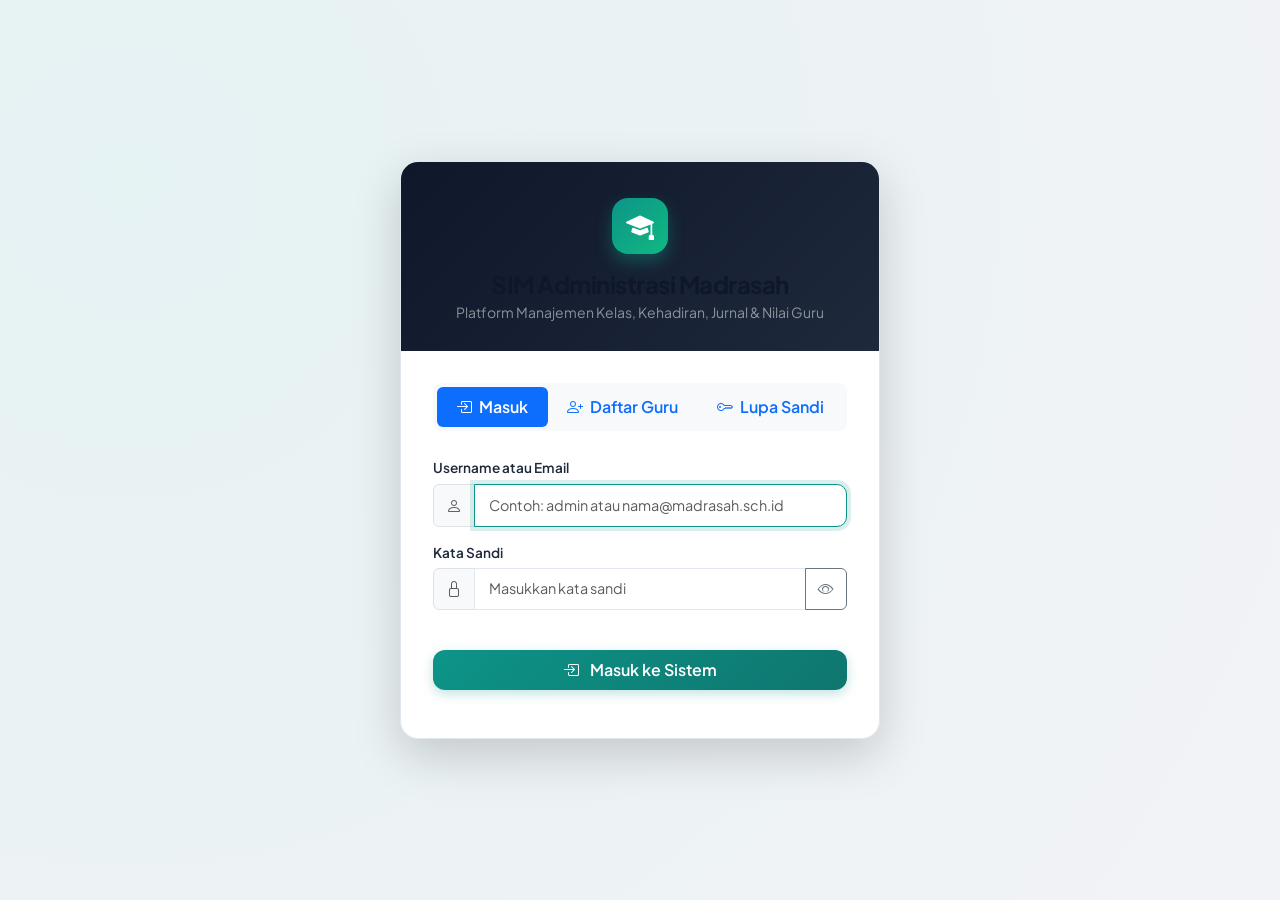
<file: laporan.html>
<!DOCTYPE html>
<html lang="id">
<head>
  <meta charset="UTF-8">
  <meta name="viewport" content="width=device-width, initial-scale=1.0">
  <title>Cetak Laporan Resmi — SIM Administrasi Madrasah</title>
  <!-- Bootstrap 5 CSS -->
  <link href="https://cdn.jsdelivr.net/npm/bootstrap@5.3.2/dist/css/bootstrap.min.css" rel="stylesheet">
  <!-- Bootstrap Icons -->
  <link href="https://cdn.jsdelivr.net/npm/bootstrap-icons@1.11.3/font/bootstrap-icons.min.css" rel="stylesheet">
  <!-- Custom CSS -->
  <link rel="stylesheet" href="css/style.css">
</head>
<body>

<div class="app-wrapper">
  <aside class="app-sidebar" id="sidebar-container"></aside>

  <div class="app-main">
    <header class="app-topbar" id="topbar-container"></header>

    <main class="page-content">
      
      <!-- Top Control Bar (Non-Printable) -->
      <div class="card-madrasah p-3 mb-4 no-print">
        <div class="row g-3 align-items-center justify-content-between">
          
          <div class="col-lg-8 d-flex flex-wrap gap-2 align-items-center">
            <div style="min-width: 200px;">
              <select class="form-select form-select-sm fw-bold border-primary" id="laporanTipeSelect">
                <option value="kehadiran">Rekapitulasi Kehadiran Siswa</option>
                <option value="jurnal">Rekap Jurnal Pembelajaran Guru</option>
                <option value="nilai">Rekap Nilai Sumatif & Capaian</option>
              </select>
            </div>

            <div style="min-width: 150px;">
              <select class="form-select form-select-sm" id="laporanSelectKelas">
                <!-- Injected options -->
              </select>
            </div>

            <!-- Jurnal Date Range Filter Container (Muncul otomatis saat tipe = jurnal) -->
            <div id="jurnalDateRangeContainer" class="d-none align-items-center gap-1 bg-light p-1 px-2 border rounded">
              <span class="small text-muted fw-bold"><i class="bi bi-calendar-range me-1"></i>Periode:</span>
              <input type="date" class="form-control form-control-sm" id="laporanTglMulai" title="Tanggal Mulai" style="width: 130px;">
              <span class="small text-muted fw-bold">s/d</span>
              <input type="date" class="form-control form-control-sm" id="laporanTglSelesai" title="Tanggal Selesai" style="width: 130px;">
              <button type="button" class="btn btn-xs btn-outline-secondary" id="btnResetJurnalDateRange" title="Reset Rentang Tanggal">
                <i class="bi bi-arrow-counterclockwise"></i>
              </button>
            </div>
          </div>

          <div class="col-lg-4 text-lg-end d-flex flex-wrap gap-2 justify-content-lg-end">
            <button type="button" class="btn btn-sm btn-outline-secondary" data-bs-toggle="collapse" data-bs-target="#customTemplateCollapse">
              <i class="bi bi-sliders me-1"></i> Atur Kop & Tanda Tangan
            </button>

            <button type="button" class="btn btn-sm btn-madrasah px-3" id="btnPrintLaporan">
              <i class="bi bi-printer-fill me-1"></i> Cetak / Simpan PDF
            </button>
          </div>
        </div>

        <!-- Collapsible Settings for TTD and Kop -->
        <div class="collapse mt-3 pt-3 border-top" id="customTemplateCollapse">
          <div class="row g-3">
            <div class="col-md-12">
              <label for="laporanJudulCustom" class="form-label small">Judul Dokumen Laporan (Editable)</label>
              <input type="text" class="form-control form-control-sm fw-bold" id="laporanJudulCustom" value="LAPORAN REKAPITULASI KEHADIRAN SISWA">
            </div>

            <div class="col-md-3">
              <label for="ttdKota" class="form-label small">Kota Penerbitan</label>
              <input type="text" class="form-control form-control-sm" id="ttdKota" value="Jakarta">
            </div>

            <div class="col-md-3">
              <label for="ttdTanggal" class="form-label small">Tanggal Pengesahan</label>
              <input type="date" class="form-control form-control-sm" id="ttdTanggal">
            </div>

            <div class="col-md-3">
              <label for="ttdKamadNama" class="form-label small">Nama Kepala Madrasah</label>
              <input type="text" class="form-control form-control-sm" id="ttdKamadNama">
            </div>

            <div class="col-md-3">
              <label for="ttdKamadNip" class="form-label small">NIP Kepala Madrasah</label>
              <input type="text" class="form-control form-control-sm" id="ttdKamadNip">
            </div>

            <div class="col-md-6">
              <label for="ttdGuruNama" class="form-label small">Nama Guru Pengampu</label>
              <input type="text" class="form-control form-control-sm" id="ttdGuruNama">
            </div>

            <div class="col-md-6">
              <label for="ttdGuruNip" class="form-label small">NIP Guru Pengampu</label>
              <input type="text" class="form-control form-control-sm" id="ttdGuruNip">
            </div>
          </div>
        </div>
      </div>

      <!-- Printable Document Output Area -->
      <div id="printDocumentArea">
        <!-- Injected dynamically by laporan.js -->
      </div>

    </main>
  </div>
</div>

<!-- Bootstrap 5 JS -->
<script src="https://cdn.jsdelivr.net/npm/bootstrap@5.3.2/dist/js/bootstrap.bundle.min.js"></script>
<!-- Core Scripts -->
<script src="js/github-api.js"></script>
<script src="js/storage.js"></script>
<script src="js/auth.js"></script>
<script src="js/app.js"></script>
<script src="js/laporan.js"></script>

<script>
document.addEventListener('DOMContentLoaded', async () => {
  await window.App.init('laporan');
  window.Laporan.init();
});
</script>

</body>
</html>
</file>
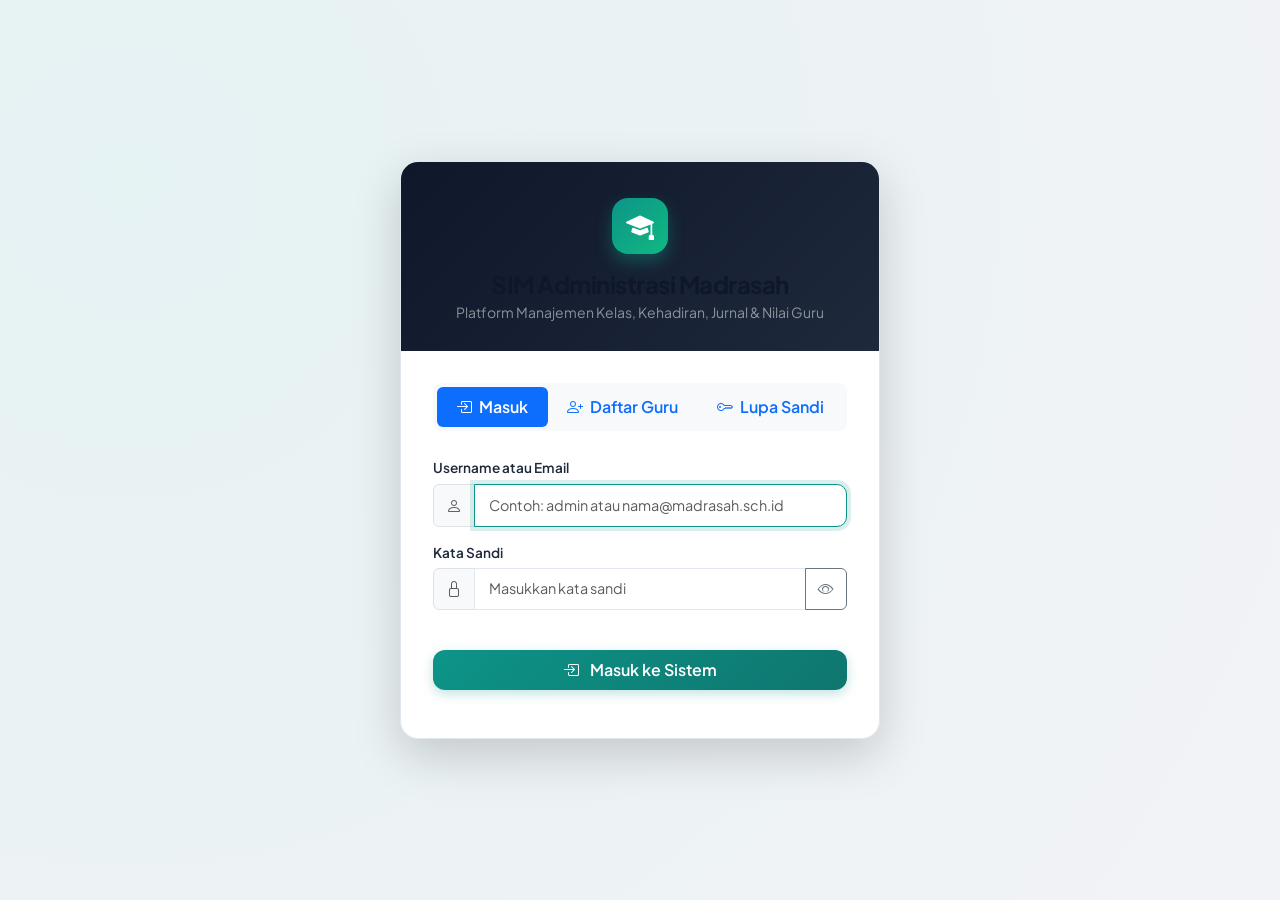
<file: nilai.html>
<!DOCTYPE html>
<html lang="id">
<head>
  <meta charset="UTF-8">
  <meta name="viewport" content="width=device-width, initial-scale=1.0">
  <title>Rekap Nilai Sumatif & Analisis — SIM Administrasi Madrasah</title>
  <!-- Bootstrap 5 CSS -->
  <link href="https://cdn.jsdelivr.net/npm/bootstrap@5.3.2/dist/css/bootstrap.min.css" rel="stylesheet">
  <!-- Bootstrap Icons -->
  <link href="https://cdn.jsdelivr.net/npm/bootstrap-icons@1.11.3/font/bootstrap-icons.min.css" rel="stylesheet">
  <!-- Custom CSS -->
  <link rel="stylesheet" href="css/style.css">
</head>
<body>

<div class="app-wrapper">
  <aside class="app-sidebar" id="sidebar-container"></aside>

  <div class="app-main">
    <header class="app-topbar" id="topbar-container"></header>

    <main class="page-content">
      
      <!-- Top Statistical Analysis Cards -->
      <div class="row g-3 mb-4">
        <!-- Rata-rata Kelas -->
        <div class="col-xl-3 col-sm-6">
          <div class="stat-card stat-emerald">
            <div class="stat-info">
              <span>Rata-Rata Kelas</span>
              <h3 id="statNilaiRata">0.0</h3>
            </div>
            <div class="stat-icon bg-emerald-soft">
              <i class="bi bi-calculator text-primary-emerald"></i>
            </div>
          </div>
        </div>

        <!-- Tertinggi & Terendah -->
        <div class="col-xl-3 col-sm-6">
          <div class="stat-card stat-indigo">
            <div class="stat-info">
              <span>Rentang Nilai (Max / Min)</span>
              <h3 class="fs-4"><span id="statNilaiMax" class="text-success">0</span> / <span id="statNilaiMin" class="text-danger">0</span></h3>
            </div>
            <div class="stat-icon" style="background: #eef2ff; color: #6366f1;">
              <i class="bi bi-arrows-expand"></i>
            </div>
          </div>
        </div>

        <!-- Persentase Ketuntasan KKTP -->
        <div class="col-xl-3 col-sm-6">
          <div class="stat-card stat-amber">
            <div class="stat-info">
              <span>Persentase Ketuntasan</span>
              <h3 id="statTuntasPersen">0%</h3>
            </div>
            <div class="stat-icon bg-amber-soft">
              <i class="bi bi-patch-check-fill text-warning"></i>
            </div>
          </div>
        </div>

        <!-- Perlu Remedial -->
        <div class="col-xl-3 col-sm-6">
          <div class="stat-card stat-rose">
            <div class="stat-info">
              <span>Perlu Remedial</span>
              <h3 id="statRemedialCount" class="text-danger">0 Siswa</h3>
            </div>
            <div class="stat-icon bg-rose-soft">
              <i class="bi bi-exclamation-triangle-fill text-danger"></i>
            </div>
          </div>
        </div>
      </div>

      <!-- Filter & Action Controls -->
      <div class="card-madrasah p-3 mb-4">
        <div class="row g-2 align-items-center justify-content-between">
          <!-- Left Filter -->
          <div class="col-lg-8 d-flex flex-wrap gap-2 align-items-center">
            <div style="min-width: 160px;">
              <select class="form-select form-select-sm" id="filterKelasNilai">
                <option value="all">Semua Kelas</option>
              </select>
            </div>

            <div style="min-width: 170px;">
              <select class="form-select form-select-sm" id="filterAsesmenNilai">
                <option value="all">Semua Asesmen</option>
              </select>
            </div>

            <!-- Set KKTP Threshold -->
            <div class="d-flex align-items-center gap-1 bg-light p-1 px-2 border rounded">
              <span class="small fw-bold text-muted">KKTP:</span>
              <input type="number" class="form-control form-control-sm text-center fw-bold" id="inputKktpValue" value="75" min="50" max="100" style="width: 65px;">
            </div>

            <div class="input-group input-group-sm" style="max-width: 200px;">
              <span class="input-group-text bg-white"><i class="bi bi-search text-muted"></i></span>
              <input type="text" class="form-control" id="searchNilai" placeholder="Cari siswa / materi...">
            </div>
          </div>

          <!-- Right Action Buttons -->
          <div class="col-lg-4 text-lg-end d-flex flex-wrap gap-2 justify-content-lg-end">
            <input type="file" id="inputImportNilaiCSV" accept=".csv" class="d-none">

            <div class="btn-group">
              <button type="button" class="btn btn-sm btn-outline-secondary dropdown-toggle" data-bs-toggle="dropdown" aria-expanded="false">
                <i class="bi bi-filetype-csv me-1"></i> CSV
              </button>
              <ul class="dropdown-menu dropdown-menu-end shadow border-0">
                <li><a class="dropdown-item py-2 small" href="javascript:void(0)" id="btnExportNilaiCSV"><i class="bi bi-download me-2 text-primary"></i> Export Nilai CSV</a></li>
                <li><a class="dropdown-item py-2 small" href="javascript:void(0)" onclick="document.getElementById('inputImportNilaiCSV').click()"><i class="bi bi-upload me-2 text-success"></i> Import Nilai CSV</a></li>
              </ul>
            </div>

            <button class="btn btn-sm btn-madrasah" onclick="Nilai.openAdd()">
              <i class="bi bi-plus-circle me-1"></i> Input Nilai
            </button>
          </div>
        </div>

        <!-- Filter Status KKTP Quick Pills -->
        <div class="d-flex gap-2 mt-3 pt-2 border-top">
          <span class="small fw-bold text-muted align-self-center me-2">Tampilkan:</span>
          <button class="btn btn-sm btn-light border kktp-filter-btn active" data-status="all">Semua Nilai</button>
          <button class="btn btn-sm btn-light border kktp-filter-btn" data-status="tuntas"><i class="bi bi-check-circle text-success me-1"></i>Tuntas KKTP</button>
          <button class="btn btn-sm btn-light border kktp-filter-btn text-danger" data-status="remedial"><i class="bi bi-exclamation-circle text-danger me-1"></i>Perlu Remedial</button>
          <button class="btn btn-sm btn-light border kktp-filter-btn text-primary" data-status="pengayaan"><i class="bi bi-star-fill text-warning me-1"></i>Pengayaan</button>
        </div>
      </div>

      <!-- Bulk Selection Toolbar for Nilai -->
      <div class="bulk-selection-bar d-none" id="selectionBarNilai">
        <div class="d-flex align-items-center gap-2">
          <span class="selection-count-badge" id="selectedNilaiCount">0 Dipilih</span>
          <span class="small text-white-50">data nilai terpilih untuk aksi massal</span>
        </div>
        <div class="d-flex gap-2 align-items-center">
          <button class="btn btn-sm btn-outline-light" id="btnExportSelectedNilai">
            <i class="bi bi-download me-1"></i> Export Terpilih (CSV)
          </button>
          <button class="btn btn-sm btn-danger" id="btnDeleteSelectedNilai">
            <i class="bi bi-trash-fill me-1"></i> Hapus Terpilih
          </button>
          <button class="btn btn-sm btn-light" id="btnClearSelectionNilai">
            <i class="bi bi-x-lg"></i>
          </button>
        </div>
      </div>

      <!-- Table Nilai Card -->
      <div class="card-madrasah">
        <div class="card-header-custom bg-light">
          <div class="d-flex align-items-center gap-2">
            <h6 class="fw-bold mb-0"><i class="bi bi-award-fill text-primary me-2"></i>Daftar Rekapitulasi Nilai Sumatif</h6>
            <span class="badge bg-emerald-soft" id="nilaiCountBadge">0 Nilai</span>
          </div>

          <div class="d-flex gap-2">
            <a href="laporan.html?tipe=nilai" class="btn btn-sm btn-outline-madrasah">
              <i class="bi bi-printer me-1"></i> Cetak Lembar Nilai
            </a>
          </div>
        </div>

        <div class="table-responsive">
          <table class="table table-custom table-hover">
            <thead>
              <tr>
                <th class="th-select"><input type="checkbox" class="form-check-input form-check-input-custom" id="selectAllNilai" title="Pilih Semua"></th>
                <th class="text-center" style="width: 50px;">Absen</th>
                <th style="width: 220px;">Nama Siswa</th>
                <th>Nama Asesmen / Materi</th>
                <th class="text-center" style="width: 180px;">Rincian Nilai Komponen</th>
                <th class="text-center" style="width: 100px;">Nilai Akhir</th>
                <th class="text-center" style="width: 140px;">Status KKTP</th>
                <th class="text-end" style="width: 100px;">Aksi</th>
              </tr>
            </thead>
            <tbody id="tableNilaiBody">
              <!-- Injected by nilai.js -->
            </tbody>
          </table>
        </div>
      </div>

    </main>
  </div>
</div>

<!-- ============================================================ -->
<!-- MODAL: INPUT NILAI KELAS BERBASIS TABEL DINAMIS (SPREADSHEET) -->
<!-- ============================================================ -->
<div class="modal fade" id="modalNilaiTabel" tabindex="-1" aria-hidden="true" data-bs-backdrop="static">
  <div class="modal-dialog modal-xl modal-dialog-centered modal-dialog-scrollable">
    <div class="modal-content border-0 shadow-lg" style="border-radius: 16px;">
      <div class="modal-header bg-light border-bottom pb-3">
        <div>
          <h5 class="modal-title fw-bold text-dark mb-0"><i class="bi bi-table me-2 text-primary"></i>Lembar Input Nilai Kelas</h5>
          <small class="text-muted">Input nilai seluruh siswa sekelas & tambah kolom penilaian kustom secara dinamis.</small>
        </div>
        <button type="button" class="btn-close" data-bs-dismiss="modal" aria-label="Close"></button>
      </div>

      <div class="modal-body p-4">
        <!-- Control Form Atas -->
        <div class="row g-3 mb-4 bg-light p-3 rounded-3 border">
          <div class="col-md-4">
            <label for="modalTabelKelasSelect" class="form-label small fw-bold">Pilih Kelas / Rombel <span class="text-danger">*</span></label>
            <select class="form-select form-select-sm" id="modalTabelKelasSelect" required>
              <!-- Injected options -->
            </select>
          </div>
          <div class="col-md-5">
            <label for="modalTabelAsesmenNama" class="form-label small fw-bold">Nama Asesmen / Topik Pembelajaran <span class="text-danger">*</span></label>
            <input type="text" class="form-control form-control-sm" id="modalTabelAsesmenNama" placeholder="Contoh: Sumatif Bab 1 - Thaharah" required>
          </div>
          <div class="col-md-3">
            <label for="modalTabelKktpInput" class="form-label small fw-bold">Batas KKTP Kelas</label>
            <input type="number" class="form-control form-control-sm text-center fw-bold text-primary" id="modalTabelKktpInput" value="75" min="50" max="100">
          </div>
        </div>

        <!-- Dynamic Column Manager -->
        <div class="card mb-3 border bg-white shadow-none">
          <div class="card-body p-3">
            <div class="d-flex flex-wrap align-items-center justify-content-between gap-2 mb-2">
              <div class="d-flex align-items-center gap-2">
                <i class="bi bi-columns-gap text-primary fw-bold"></i>
                <span class="fw-bold small text-dark">Kolom Penilaian Aktif:</span>
              </div>
              <div class="d-flex flex-wrap gap-1 align-items-center">
                <span class="small text-muted me-1">Preset Cepat:</span>
                <button type="button" class="btn btn-xs btn-outline-secondary btn-preset-col" data-col="TP 1">+ TP 1</button>
                <button type="button" class="btn btn-xs btn-outline-secondary btn-preset-col" data-col="TP 2">+ TP 2</button>
                <button type="button" class="btn btn-xs btn-outline-secondary btn-preset-col" data-col="TP 3">+ TP 3</button>
                <button type="button" class="btn btn-xs btn-outline-secondary btn-preset-col" data-col="Tugas">+ Tugas</button>
                <button type="button" class="btn btn-xs btn-outline-secondary btn-preset-col" data-col="UH">+ UH</button>
                <button type="button" class="btn btn-xs btn-outline-secondary btn-preset-col" data-col="STS">+ STS</button>
                <button type="button" class="btn btn-xs btn-outline-secondary btn-preset-col" data-col="SAS">+ SAS</button>
              </div>
            </div>

            <!-- Active Columns Pills List -->
            <div class="d-flex flex-wrap gap-2 align-items-center mb-3 p-2 bg-light rounded" id="containerActiveColumns">
              <!-- Injected pills by JS -->
            </div>

            <!-- Add Custom Column Form -->
            <div class="d-flex gap-2" style="max-width: 400px;">
              <input type="text" class="form-control form-control-sm" id="inputNewColumnName" placeholder="Nama Kolom Kustom (misal: Praktik / Kuis 1)">
              <button type="button" class="btn btn-sm btn-outline-primary text-nowrap" id="btnAddCustomColumn">
                <i class="bi bi-plus-lg me-1"></i> Tambah Kolom
              </button>
            </div>
          </div>
        </div>

        <!-- Student Dynamic Score Table -->
        <div class="modal-grade-table">
          <table class="table table-sm table-bordered table-hover mb-0" id="tableInputNilaiGrid">
            <thead>
              <tr class="table-light text-center" id="trHeaderGrid">
                <!-- Injected dynamically -->
              </tr>
            </thead>
            <tbody id="tbodyGridMurid">
              <!-- Injected dynamically with student rows -->
            </tbody>
          </table>
        </div>

        <!-- Live Statistics Summary in Modal -->
        <div class="d-flex flex-wrap justify-content-between align-items-center bg-light p-2 px-3 rounded mt-3 border small">
          <div>
            <span class="text-muted">Total Siswa:</span> <b id="modalStatTotalMurid">0</b> | 
            <span class="text-muted">Rata-rata Kelas:</span> <b class="text-primary" id="modalStatRataKelas">0.0</b>
          </div>
          <div>
            <span class="badge bg-success me-2" id="modalStatTuntasBadge">0 Tuntas</span>
            <span class="badge bg-danger" id="modalStatRemedialBadge">0 Remedial</span>
          </div>
        </div>
      </div>

      <div class="modal-footer bg-light border-top">
        <button type="button" class="btn btn-light" data-bs-dismiss="modal">Batal</button>
        <button type="button" class="btn btn-madrasah px-4" id="btnSaveAllTableNilai">
          <i class="bi bi-cloud-arrow-up-fill me-1"></i> Simpan Semua Nilai Kelas
        </button>
      </div>
    </div>
  </div>
</div>

<!-- ============================================================ -->
<!-- MODAL: EDIT NILAI INDIVIDUAL / SATU SISWA                     -->
<!-- ============================================================ -->
<div class="modal fade" id="modalNilaiSingle" tabindex="-1" aria-hidden="true">
  <div class="modal-dialog modal-dialog-centered">
    <div class="modal-content border-0 shadow-lg" style="border-radius: 16px;">
      <div class="modal-header border-bottom pb-3">
        <h5 class="modal-title fw-bold" id="modalSingleNilaiTitle">Edit Nilai Siswa</h5>
        <button type="button" class="btn-close" data-bs-dismiss="modal" aria-label="Close"></button>
      </div>
      <form id="formNilaiSingle">
        <div class="modal-body p-4">
          <input type="hidden" id="singleNilaiId">

          <div class="mb-3">
            <label class="form-label small text-muted mb-0">Nama Siswa</label>
            <div class="fw-bold fs-6 text-dark" id="singleNamaSiswa">-</div>
          </div>

          <div class="mb-3">
            <label for="singleNamaAsesmen" class="form-label">Nama Asesmen / Bab <span class="text-danger">*</span></label>
            <input type="text" class="form-control" id="singleNamaAsesmen" required>
          </div>

          <div id="singleKomponenInputsContainer" class="mb-3">
            <!-- Injected dynamic inputs for individual student -->
          </div>

          <div class="row">
            <div class="col-md-6 mb-3">
              <label for="singleNilaiAkhir" class="form-label">Nilai Akhir (Kalkulasi)</label>
              <input type="text" class="form-control text-center fw-bold bg-light text-primary fs-5" id="singleNilaiAkhir" readonly>
            </div>
            <div class="col-md-6 mb-3">
              <label class="form-label">Status Ketercapaian</label>
              <div id="singleKktpPreviewBadge" class="mt-1"></div>
            </div>
          </div>
        </div>

        <div class="modal-footer border-0 pt-0">
          <button type="button" class="btn btn-light" data-bs-dismiss="modal">Batal</button>
          <button type="submit" class="btn btn-madrasah px-4">Simpan Perubahan</button>
        </div>
      </form>
    </div>
  </div>
</div>

<!-- Bootstrap 5 JS -->
<script src="https://cdn.jsdelivr.net/npm/bootstrap@5.3.2/dist/js/bootstrap.bundle.min.js"></script>
<!-- Core Scripts -->
<script src="js/github-api.js"></script>
<script src="js/storage.js"></script>
<script src="js/auth.js"></script>
<script src="js/app.js"></script>
<script src="js/nilai.js"></script>

<script>
document.addEventListener('DOMContentLoaded', async () => {
  await window.App.init('nilai');
  window.Nilai.init();
});
</script>

</body>
</html>
</file>
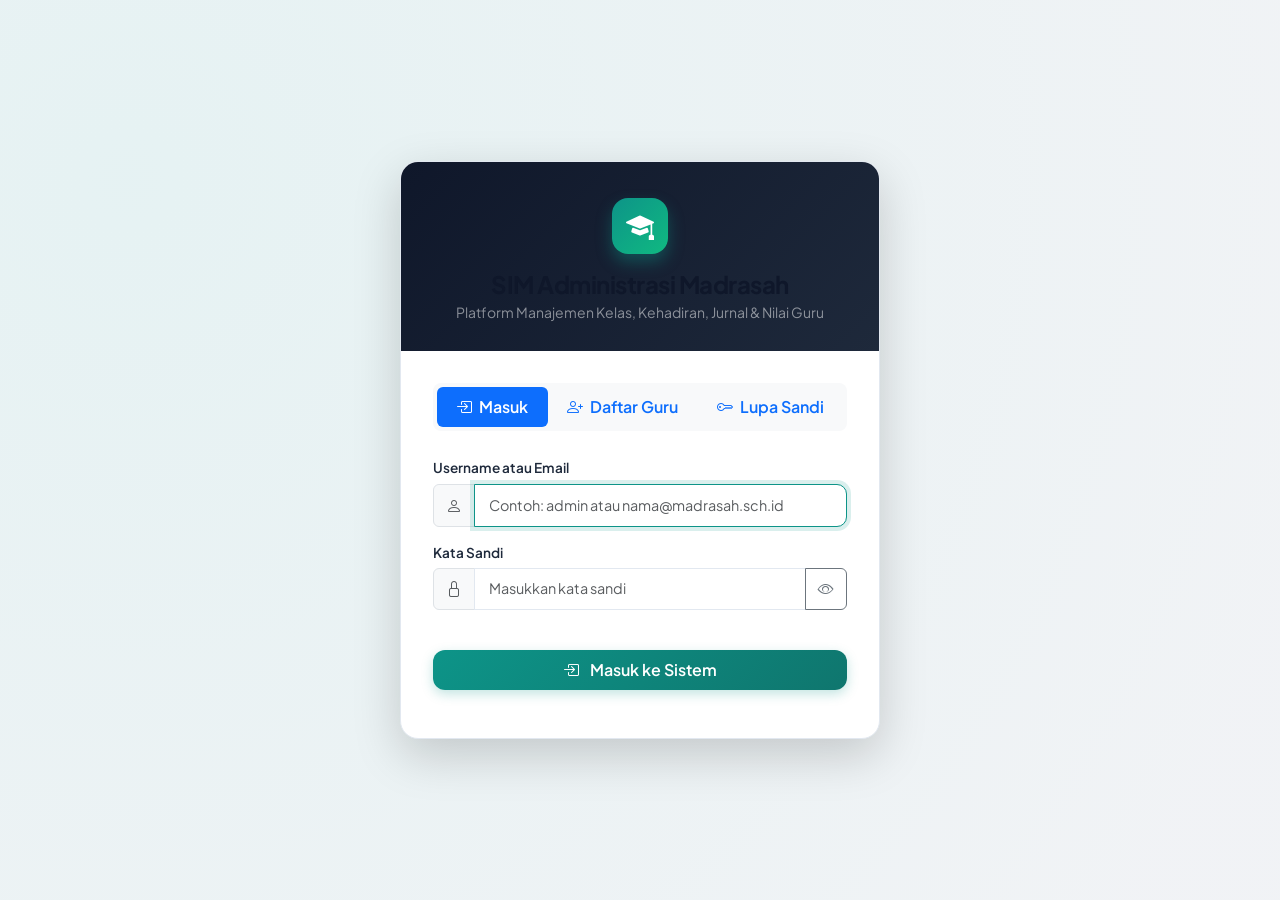
<file: pengaturan.html>
<!DOCTYPE html>
<html lang="id">
<head>
  <meta charset="UTF-8">
  <meta name="viewport" content="width=device-width, initial-scale=1.0">
  <title>Pengaturan Sistem & Profil — SIM Administrasi Madrasah</title>
  <!-- Bootstrap 5 CSS -->
  <link href="https://cdn.jsdelivr.net/npm/bootstrap@5.3.2/dist/css/bootstrap.min.css" rel="stylesheet">
  <!-- Bootstrap Icons -->
  <link href="https://cdn.jsdelivr.net/npm/bootstrap-icons@1.11.3/font/bootstrap-icons.min.css" rel="stylesheet">
  <!-- Custom CSS -->
  <link rel="stylesheet" href="css/style.css">
</head>
<body>

<div class="app-wrapper">
  <aside class="app-sidebar" id="sidebar-container"></aside>

  <div class="app-main">
    <header class="app-topbar" id="topbar-container"></header>

    <main class="page-content">
      
      <!-- Settings Tabs Navigation -->
      <div class="card-madrasah p-2 mb-4">
        <ul class="nav nav-pills nav-fill flex-column flex-md-row gap-1" id="settingsTab" role="tablist">
          <li class="nav-item">
            <button class="nav-link active fw-bold small py-2" id="tab-madrasah-btn" data-bs-toggle="pill" data-bs-target="#pane-madrasah" type="button">
              <i class="bi bi-building-fill me-1"></i> Profil Madrasah
            </button>
          </li>
          <li class="nav-item">
            <button class="nav-link fw-bold small py-2" id="tab-guru-btn" data-bs-toggle="pill" data-bs-target="#pane-guru" type="button">
              <i class="bi bi-person-badge-fill me-1"></i> Profil Pengguna
            </button>
          </li>
          <li class="nav-item">
            <button class="nav-link fw-bold small py-2" id="tab-security-btn" data-bs-toggle="pill" data-bs-target="#pane-security" type="button">
              <i class="bi bi-shield-lock-fill me-1"></i> Keamanan Akun
            </button>
          </li>
          <li class="nav-item">
            <button class="nav-link fw-bold small py-2" id="tab-github-btn" data-bs-toggle="pill" data-bs-target="#pane-github" type="button">
              <i class="bi bi-github me-1"></i> Backend GitHub
            </button>
          </li>
          <li class="nav-item">
            <button class="nav-link fw-bold small py-2" id="tab-backup-btn" data-bs-toggle="pill" data-bs-target="#pane-backup" type="button">
              <i class="bi bi-database-fill-gear me-1"></i> Backup & Restore
            </button>
          </li>
          <li class="nav-item">
            <button class="nav-link fw-bold small py-2" id="tab-log-btn" data-bs-toggle="pill" data-bs-target="#pane-log" type="button">
              <i class="bi bi-clock-history me-1"></i> Audit Log
            </button>
          </li>
        </ul>
      </div>

      <!-- Settings Tab Contents -->
      <div class="tab-content" id="settingsTabContent">
        
        <!-- PANE 1: PROFIL MADRASAH & KAMAD -->
        <div class="tab-pane fade show active" id="pane-madrasah" role="tabpanel">
          <form id="formMadrasahProfile">
            <div class="card-madrasah mb-4">
              <div class="card-header-custom bg-light">
                <h6 class="fw-bold mb-0"><i class="bi bi-building me-2 text-primary"></i>Informasi & Identitas Madrasah</h6>
              </div>
              <div class="p-4">
                <div class="row">
                  <div class="col-md-6 mb-3">
                    <label for="setMadrasahNama" class="form-label">Nama Lengkap Madrasah <span class="text-danger">*</span></label>
                    <input type="text" class="form-control" id="setMadrasahNama" required>
                  </div>
                  <div class="col-md-6 mb-3">
                    <label for="setMadrasahKota" class="form-label">Kota / Kabupaten</label>
                    <input type="text" class="form-control" id="setMadrasahKota" placeholder="Contoh: Jakarta">
                  </div>
                </div>

                <div class="mb-3">
                  <label for="setMadrasahAlamat" class="form-label">Alamat Lengkap Madrasah</label>
                  <input type="text" class="form-control" id="setMadrasahAlamat">
                </div>

                <div class="row">
                  <div class="col-md-6 mb-3">
                    <label for="setMadrasahTelp" class="form-label">No. Telepon / Kontak</label>
                    <input type="text" class="form-control" id="setMadrasahTelp">
                  </div>
                  <div class="col-md-6 mb-3">
                    <label for="setMadrasahEmail" class="form-label">Email Resmi</label>
                    <input type="email" class="form-control" id="setMadrasahEmail">
                  </div>
                </div>

                <div class="row">
                  <div class="col-md-4 mb-3">
                    <label for="setMadrasahNsm" class="form-label">NSM (Nomor Statistik Madrasah)</label>
                    <input type="text" class="form-control" id="setMadrasahNsm">
                  </div>
                  <div class="col-md-4 mb-3">
                    <label for="setMadrasahNpsn" class="form-label">NPSN</label>
                    <input type="text" class="form-control" id="setMadrasahNpsn">
                  </div>
                  <div class="col-md-4 mb-3">
                    <label for="setMadrasahLogo" class="form-label">URL Logo Madrasah (Opsional)</label>
                    <input type="url" class="form-control" id="setMadrasahLogo" placeholder="https://...">
                  </div>
                </div>
              </div>
            </div>

            <!-- Kepala Madrasah & Tahun Pelajaran -->
            <div class="card-madrasah mb-4">
              <div class="card-header-custom bg-light">
                <h6 class="fw-bold mb-0"><i class="bi bi-person-workspace me-2 text-primary"></i>Kepala Madrasah & Periode Aktif</h6>
              </div>
              <div class="p-4">
                <div class="row">
                  <div class="col-md-6 mb-3">
                    <label for="setKamadNama" class="form-label">Nama Kepala Madrasah <span class="text-danger">*</span></label>
                    <input type="text" class="form-control" id="setKamadNama" required>
                  </div>
                  <div class="col-md-6 mb-3">
                    <label for="setKamadNip" class="form-label">NIP Kepala Madrasah</label>
                    <input type="text" class="form-control" id="setKamadNip">
                  </div>
                </div>

                <div class="row">
                  <div class="col-md-6 mb-3">
                    <label for="setKamadGolongan" class="form-label">Pangkat / Golongan Kamad</label>
                    <input type="text" class="form-control" id="setKamadGolongan" placeholder="Pembina Tk. I / IV-b">
                  </div>
                  <div class="col-md-6 mb-3">
                    <label for="setKamadJabatan" class="form-label">Jabatan</label>
                    <input type="text" class="form-control" id="setKamadJabatan" value="Kepala Madrasah">
                  </div>
                </div>

                <div class="row pt-2 border-top">
                  <div class="col-md-4 mb-3">
                    <label for="setTahunPelajaran" class="form-label">Tahun Pelajaran Aktif <span class="text-danger">*</span></label>
                    <input type="text" class="form-control" id="setTahunPelajaran" placeholder="Contoh: 2025/2026" required>
                  </div>
                  <div class="col-md-4 mb-3">
                    <label for="setSemester" class="form-label">Semester Aktif</label>
                    <select class="form-select" id="setSemester">
                      <option value="Ganjil">Semester Ganjil (1)</option>
                      <option value="Genap">Semester Genap (2)</option>
                    </select>
                  </div>
                  <div class="col-md-4 mb-3">
                    <label for="setKktpDefault" class="form-label">Standar KKTP Default</label>
                    <input type="number" class="form-control text-center fw-bold" id="setKktpDefault" min="50" max="100" value="75">
                  </div>
                </div>
              </div>

              <div class="p-3 border-top bg-light text-end">
                <button type="submit" class="btn btn-madrasah px-4">
                  <i class="bi bi-save me-1"></i> Simpan Profil Madrasah
                </button>
              </div>
            </div>
          </form>
        </div>

        <!-- PANE 2: PROFIL GURU SAAT INI -->
        <div class="tab-pane fade" id="pane-guru" role="tabpanel">
          <form id="formGuruProfile">
            <div class="card-madrasah">
              <div class="card-header-custom bg-light">
                <h6 class="fw-bold mb-0"><i class="bi bi-person-lines-fill me-2 text-primary"></i>Profil Akun Pengguna Saat Ini</h6>
              </div>
              <div class="p-4">
                <div class="row">
                  <div class="col-md-6 mb-3">
                    <label for="setGuruNama" class="form-label">Nama Lengkap & Gelar <span class="text-danger">*</span></label>
                    <input type="text" class="form-control" id="setGuruNama" required>
                  </div>
                  <div class="col-md-6 mb-3">
                    <label for="setGuruUsername" class="form-label">Username</label>
                    <input type="text" class="form-control bg-light" id="setGuruUsername" readonly>
                  </div>
                </div>

                <div class="row">
                  <div class="col-md-6 mb-3">
                    <label for="setGuruEmail" class="form-label">Alamat Email <span class="text-danger">*</span></label>
                    <input type="email" class="form-control" id="setGuruEmail" required>
                  </div>
                  <div class="col-md-6 mb-3">
                    <label for="setGuruNip" class="form-label">NIP / NUPTK</label>
                    <input type="text" class="form-control" id="setGuruNip">
                  </div>
                </div>

                <div class="row">
                  <div class="col-md-4 mb-3">
                    <label for="setGuruMapel" class="form-label">Mata Pelajaran Diampu</label>
                    <input type="text" class="form-control" id="setGuruMapel">
                  </div>
                  <div class="col-md-4 mb-3">
                    <label for="setGuruGolongan" class="form-label">Pangkat / Golongan</label>
                    <input type="text" class="form-control" id="setGuruGolongan">
                  </div>
                  <div class="col-md-4 mb-3">
                    <label for="setGuruJabatan" class="form-label">Jabatan</label>
                    <input type="text" class="form-control" id="setGuruJabatan">
                  </div>
                </div>
              </div>

              <div class="p-3 border-top bg-light text-end">
                <button type="submit" class="btn btn-madrasah px-4">
                  <i class="bi bi-person-check me-1"></i> Perbarui Profil Saya
                </button>
              </div>
            </div>
          </form>
        </div>

        <!-- PANE 3: KEAMANAN AKUN (GANTI PASSWORD) -->
        <div class="tab-pane fade" id="pane-security" role="tabpanel">
          <div class="card-madrasah" style="max-width: 600px;">
            <div class="card-header-custom bg-light">
              <h6 class="fw-bold mb-0"><i class="bi bi-shield-lock text-primary me-2"></i>Ubah Kata Sandi Akun</h6>
            </div>
            <form id="formChangePassword">
              <div class="p-4">
                <div class="mb-3">
                  <label for="oldPassword" class="form-label">Kata Sandi Lama <span class="text-danger">*</span></label>
                  <input type="password" class="form-control" id="oldPassword" required>
                </div>

                <div class="mb-3">
                  <label for="newPassword" class="form-label">Kata Sandi Baru <span class="text-danger">*</span></label>
                  <input type="password" class="form-control" id="newPassword" minlength="6" placeholder="Minimal 6 karakter" required>
                </div>

                <div class="mb-4">
                  <label for="confirmNewPassword" class="form-label">Konfirmasi Kata Sandi Baru <span class="text-danger">*</span></label>
                  <input type="password" class="form-control" id="confirmNewPassword" minlength="6" placeholder="Ulangi sandi baru" required>
                </div>

                <button type="submit" class="btn btn-madrasah w-100 py-2">
                  <i class="bi bi-key-fill me-1"></i> Perbarui Kata Sandi
                </button>
              </div>
            </form>
          </div>
        </div>

        <!-- PANE 4: BACKEND GITHUB CONFIGURATION -->
        <div class="tab-pane fade" id="pane-github" role="tabpanel">
          <div class="card-madrasah mb-4">
            <div class="card-header-custom bg-light">
              <h6 class="fw-bold mb-0"><i class="bi bi-github text-dark me-2"></i>Konfigurasi Penyimpanan Database GitHub REST API</h6>
            </div>
            <form id="formGithubConfig">
              <div class="p-4">
                <div class="alert alert-info py-2 px-3 small mb-3">
                  <i class="bi bi-info-circle-fill me-1"></i> Sistem menggunakan <b>GitHub Repository</b> sebagai backend database berbasis file JSON. Masukkan <i>Personal Access Token (PAT)</i> GitHub dengan hak akses repo untuk mengaktifkan sinkronisasi otomatis.
                </div>

                <div class="row">
                  <div class="col-md-6 mb-3">
                    <label for="gitOwner" class="form-label">GitHub Username / Organization Owner <span class="text-danger">*</span></label>
                    <input type="text" class="form-control" id="gitOwner" placeholder="Contoh: pakrizki-madrasah">
                  </div>
                  <div class="col-md-6 mb-3">
                    <label for="gitRepo" class="form-label">Nama Repository <span class="text-danger">*</span></label>
                    <input type="text" class="form-control" id="gitRepo" placeholder="Contoh: AdminMadrasah">
                  </div>
                </div>

                <div class="row">
                  <div class="col-md-4 mb-3">
                    <label for="gitBranch" class="form-label">Branch Target</label>
                    <input type="text" class="form-control" id="gitBranch" value="main">
                  </div>
                  <div class="col-md-8 mb-3">
                    <label for="gitToken" class="form-label">GitHub Personal Access Token (PAT) <span class="text-danger">*</span></label>
                    <input type="password" class="form-control" id="gitToken" placeholder="ghp_xxxxxxxxxxxxxxxxxxxx">
                  </div>
                </div>

                <div class="d-flex flex-wrap align-items-center justify-content-between pt-2 border-top">
                  <span class="small text-muted" id="gitLastSyncText">Belum pernah disinkronkan</span>
                  <div class="d-flex gap-2 mt-2 mt-sm-0">
                    <button type="button" class="btn btn-outline-secondary btn-sm" id="btnTestGithubConn">
                      <i class="bi bi-broadcast me-1"></i> Uji Koneksi GitHub
                    </button>
                    <button type="submit" class="btn btn-madrasah btn-sm">
                      <i class="bi bi-save me-1"></i> Simpan Konfigurasi
                    </button>
                  </div>
                </div>
              </div>
            </form>

            <div class="p-3 border-top bg-light d-flex flex-wrap gap-2 justify-content-between align-items-center">
              <span class="small fw-bold text-secondary">Aksi Sinkronisasi Data Manual:</span>
              <div class="d-flex gap-2">
                <button class="btn btn-sm btn-outline-primary" id="btnSyncFromGithub">
                  <i class="bi bi-cloud-arrow-down me-1"></i> Tarik Data dari GitHub
                </button>
                <button class="btn btn-sm btn-success" id="btnSyncToGithub">
                  <i class="bi bi-cloud-arrow-up me-1"></i> Sinkronkan Semua ke GitHub
                </button>
              </div>
            </div>
          </div>
        </div>

        <!-- PANE 5: BACKUP & RESTORE DATA -->
        <div class="tab-pane fade" id="pane-backup" role="tabpanel">
          <div class="row g-4">
            <!-- Export Backup -->
            <div class="col-md-6">
              <div class="card-madrasah h-100 p-4 text-center">
                <div class="display-5 text-primary mb-3">
                  <i class="bi bi-file-earmark-arrow-down-fill"></i>
                </div>
                <h5 class="fw-bold">Cadangkan Database (Backup JSON)</h5>
                <p class="text-muted small mb-4">Unduh seluruh entitas data aplikasi (Guru, Murid, Kelas, Presensi, Jurnal, Nilai, dan Log) dalam format satu file JSON terenkapsulasi.</p>
                <button class="btn btn-madrasah mt-auto w-100 py-2" id="btnExportBackupJSON">
                  <i class="bi bi-download me-2"></i> Unduh File Cadangan (.json)
                </button>
              </div>
            </div>

            <!-- Restore Backup -->
            <div class="col-md-6">
              <div class="card-madrasah h-100 p-4 text-center">
                <div class="display-5 text-warning mb-3">
                  <i class="bi bi-file-earmark-arrow-up-fill"></i>
                </div>
                <h5 class="fw-bold">Pulihkan Database (Restore JSON)</h5>
                <p class="text-muted small mb-4">Pulihkan seluruh data aplikasi dari file cadangan JSON yang sebelumnya pernah diunduh.</p>
                <input type="file" id="inputRestoreJSON" accept=".json" class="d-none">
                <button class="btn btn-outline-madrasah mt-auto w-100 py-2" onclick="document.getElementById('inputRestoreJSON').click()">
                  <i class="bi bi-upload me-2"></i> Pilih File Cadangan (.json)
                </button>
              </div>
            </div>
          </div>
        </div>

        <!-- PANE 6: AUDIT LOG AKTIVITAS -->
        <div class="tab-pane fade" id="pane-log" role="tabpanel">
          <div class="card-madrasah">
            <div class="card-header-custom bg-light">
              <h6 class="fw-bold mb-0"><i class="bi bi-clock-history text-secondary me-2"></i>Catatan Audit Log Aktivitas Sistem</h6>
              <button class="btn btn-sm btn-outline-danger" id="btnClearLogs">
                <i class="bi bi-trash me-1"></i> Bersihkan Log
              </button>
            </div>

            <div class="table-responsive">
              <table class="table table-custom table-hover">
                <thead>
                  <tr>
                    <th class="text-center" style="width: 50px;">No</th>
                    <th style="width: 170px;">Waktu Aktivitas</th>
                    <th style="width: 220px;">Pengguna (User)</th>
                    <th>Rincian Tindakan / Aksi</th>
                  </tr>
                </thead>
                <tbody id="tableLogsBody">
                  <!-- Injected by pengaturan.js -->
                </tbody>
              </table>
            </div>
          </div>
        </div>

      </div>

    </main>
  </div>
</div>

<!-- Bootstrap 5 JS -->
<script src="https://cdn.jsdelivr.net/npm/bootstrap@5.3.2/dist/js/bootstrap.bundle.min.js"></script>
<!-- Core Scripts -->
<script src="js/github-api.js"></script>
<script src="js/storage.js"></script>
<script src="js/auth.js"></script>
<script src="js/app.js"></script>
<script src="js/pengaturan.js"></script>

<script>
document.addEventListener('DOMContentLoaded', async () => {
  await window.App.init('pengaturan');
  window.Pengaturan.init();
});
</script>

</body>
</html>
</file>
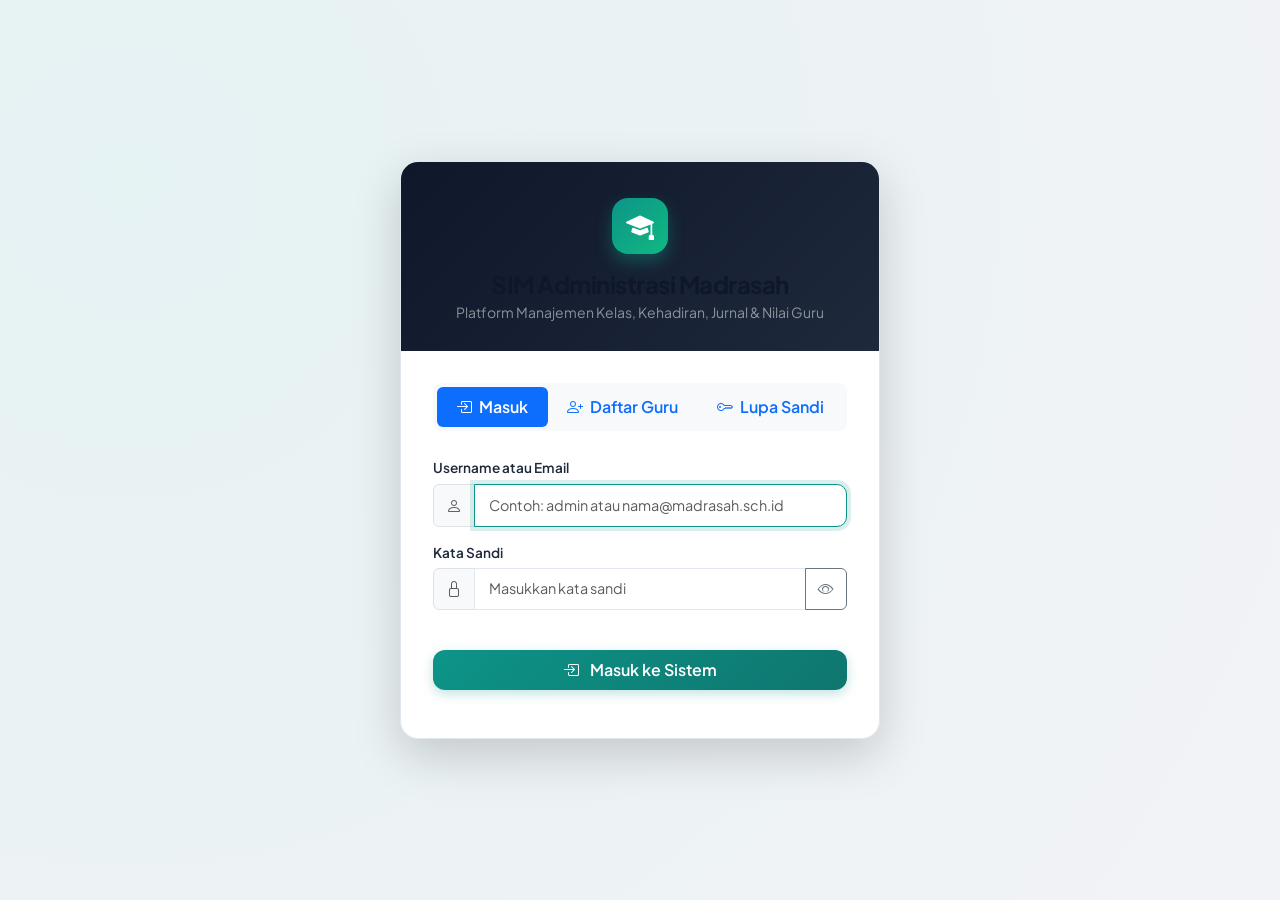
<file: verifikasi-akun.html>
<!DOCTYPE html>
<html lang="id">
<head>
  <meta charset="UTF-8">
  <meta name="viewport" content="width=device-width, initial-scale=1.0">
  <title>Verifikasi & Kelola Akun Guru — SIM Administrasi Madrasah</title>
  <!-- Bootstrap 5 CSS -->
  <link href="https://cdn.jsdelivr.net/npm/bootstrap@5.3.2/dist/css/bootstrap.min.css" rel="stylesheet">
  <!-- Bootstrap Icons -->
  <link href="https://cdn.jsdelivr.net/npm/bootstrap-icons@1.11.3/font/bootstrap-icons.min.css" rel="stylesheet">
  <!-- Custom CSS -->
  <link rel="stylesheet" href="css/style.css">
</head>
<body>

<div class="app-wrapper">
  <aside class="app-sidebar" id="sidebar-container"></aside>

  <div class="app-main">
    <header class="app-topbar" id="topbar-container"></header>

    <main class="page-content">
      
      <!-- Top Alert & Statistics Header -->
      <div class="row g-3 mb-4">
        <div class="col-md-6">
          <div class="stat-card stat-amber">
            <div class="stat-info">
              <span>Menunggu Verifikasi</span>
              <h3 id="badgePendingCount" class="text-warning">0 Menunggu</h3>
            </div>
            <div class="stat-icon bg-amber-soft">
              <i class="bi bi-hourglass-split text-warning"></i>
            </div>
          </div>
        </div>

        <div class="col-md-6">
          <div class="stat-card stat-emerald">
            <div class="stat-info">
              <span>Guru Terverifikasi & Aktif</span>
              <h3 id="badgeVerifiedCount" class="text-success">0 Terverifikasi</h3>
            </div>
            <div class="stat-icon bg-emerald-soft">
              <i class="bi bi-patch-check-fill text-success"></i>
            </div>
          </div>
        </div>
      </div>

      <!-- Controls & Filter Card -->
      <div class="card-madrasah p-3 mb-4">
        <div class="row g-2 align-items-center justify-content-between">
          <!-- Left: Filter Pills & Search -->
          <div class="col-lg-8 d-flex flex-wrap gap-2 align-items-center">
            <div class="btn-group btn-group-sm">
              <button class="btn btn-light border user-filter-btn active" data-status="all">Semua</button>
              <button class="btn btn-light border user-filter-btn text-warning" data-status="menunggu_verifikasi">
                <i class="bi bi-hourglass-split me-1"></i>Menunggu Approval
              </button>
              <button class="btn btn-light border user-filter-btn text-success" data-status="terverifikasi">
                <i class="bi bi-check-circle me-1"></i>Terverifikasi
              </button>
              <button class="btn btn-light border user-filter-btn text-secondary" data-status="nonaktif">
                <i class="bi bi-slash-circle me-1"></i>Nonaktif
              </button>
            </div>

            <div class="input-group input-group-sm" style="max-width: 250px;">
              <span class="input-group-text bg-white"><i class="bi bi-search text-muted"></i></span>
              <input type="text" class="form-control" id="searchUser" placeholder="Cari nama, email, mapel...">
            </div>
          </div>

          <!-- Right: Button Tambah User -->
          <div class="col-lg-4 text-lg-end">
            <button class="btn btn-sm btn-madrasah" onclick="VerifikasiAkun.openAddModal()">
              <i class="bi bi-person-plus-fill me-1"></i> Tambah Guru Manual
            </button>
          </div>
        </div>
      </div>

      <!-- Bulk Selection Toolbar for User -->
      <div class="bulk-selection-bar d-none" id="selectionBarUser">
        <div class="d-flex align-items-center gap-2">
          <span class="selection-count-badge" id="selectedUserCount">0 Dipilih</span>
          <span class="small text-white-50">akun guru terpilih</span>
        </div>
        <div class="d-flex gap-2 align-items-center">
          <button class="btn btn-sm btn-success" id="btnApproveSelectedUser">
            <i class="bi bi-check-circle-fill me-1"></i> Setujui Terpilih
          </button>
          <button class="btn btn-sm btn-warning text-dark" id="btnDeactivateSelectedUser">
            <i class="bi bi-slash-circle me-1"></i> Nonaktifkan Terpilih
          </button>
          <button class="btn btn-sm btn-danger" id="btnDeleteSelectedUser">
            <i class="bi bi-trash-fill me-1"></i> Hapus Terpilih
          </button>
          <button class="btn btn-sm btn-light" id="btnClearSelectionUser">
            <i class="bi bi-x-lg"></i>
          </button>
        </div>
      </div>

      <!-- Main Users Table Card -->
      <div class="card-madrasah">
        <div class="card-header-custom bg-light">
          <h6 class="fw-bold mb-0"><i class="bi bi-people-fill text-primary me-2"></i>Daftar Akun Pengguna Sistem</h6>
          <small class="text-muted">Administrator dapat menyetujui, mengedit, atau menonaktifkan akun.</small>
        </div>

        <div class="table-responsive">
          <table class="table table-custom table-hover">
            <thead>
              <tr>
                <th class="th-select"><input type="checkbox" class="form-check-input form-check-input-custom" id="selectAllUser" title="Pilih Semua"></th>
                <th class="text-center" style="width: 45px;">No</th>
                <th style="width: 240px;">Nama Pengguna</th>
                <th>Email & Golongan</th>
                <th>Mata Pelajaran / Jabatan</th>
                <th style="width: 100px;">Role</th>
                <th class="text-center" style="width: 170px;">Status Akun</th>
                <th class="text-end" style="width: 180px;">Aksi</th>
              </tr>
            </thead>
            <tbody id="tableUserBody">
              <!-- Injected by verifikasi-akun.js -->
            </tbody>
          </table>
        </div>
      </div>

    </main>
  </div>
</div>

<!-- ============================================================ -->
<!-- MODAL: TAMBAH / EDIT USER GURU                               -->
<!-- ============================================================ -->
<div class="modal fade" id="modalUser" tabindex="-1" aria-hidden="true">
  <div class="modal-dialog modal-dialog-centered modal-lg">
    <div class="modal-content border-0 shadow-lg" style="border-radius: 16px;">
      <div class="modal-header border-bottom pb-3">
        <h5 class="modal-title fw-bold" id="modalUserTitle">Kelola Akun Guru</h5>
        <button type="button" class="btn-close" data-bs-dismiss="modal" aria-label="Close"></button>
      </div>
      <form id="formUserModal">
        <div class="modal-body p-4">
          <input type="hidden" id="editUserId">

          <div class="row">
            <div class="col-md-6 mb-3">
              <label for="userNamaInput" class="form-label">Nama Lengkap & Gelar <span class="text-danger">*</span></label>
              <input type="text" class="form-control" id="userNamaInput" placeholder="Contoh: Ustadz Ahmad, S.Pd.I" required>
            </div>
            <div class="col-md-6 mb-3">
              <label for="userUsernameInput" class="form-label">Username <span class="text-danger">*</span></label>
              <input type="text" class="form-control" id="userUsernameInput" placeholder="Contoh: ahmad.fauzi" required>
            </div>
          </div>

          <div class="row">
            <div class="col-md-6 mb-3">
              <label for="userEmailInput" class="form-label">Alamat Email <span class="text-danger">*</span></label>
              <input type="email" class="form-control" id="userEmailInput" placeholder="nama@madrasah.sch.id" required>
            </div>
            <div class="col-md-6 mb-3">
              <label for="userNipInput" class="form-label">NIP / NUPTK</label>
              <input type="text" class="form-control" id="userNipInput" placeholder="19880101...">
            </div>
          </div>

          <div class="row">
            <div class="col-md-6 mb-3">
              <label for="userMapelInput" class="form-label">Mata Pelajaran Diampu</label>
              <input type="text" class="form-control" id="userMapelInput" placeholder="Fiqih / Bahasa Arab">
            </div>
            <div class="col-md-6 mb-3">
              <label for="userGolonganInput" class="form-label">Pangkat / Golongan</label>
              <input type="text" class="form-control" id="userGolonganInput" placeholder="Penata Muda / III-a">
            </div>
          </div>

          <div class="row">
            <div class="col-md-4 mb-3">
              <label for="userJabatanInput" class="form-label">Jabatan</label>
              <input type="text" class="form-control" id="userJabatanInput" value="Guru Mata Pelajaran">
            </div>
            <div class="col-md-4 mb-3">
              <label for="userRoleSelect" class="form-label">Role Akses</label>
              <select class="form-select" id="userRoleSelect">
                <option value="guru">Guru</option>
                <option value="admin">Administrator</option>
              </select>
            </div>
            <div class="col-md-4 mb-3">
              <label for="userStatusSelect" class="form-label">Status Akun</label>
              <select class="form-select" id="userStatusSelect">
                <option value="terverifikasi">Terverifikasi (Aktif)</option>
                <option value="menunggu_verifikasi">Menunggu Verifikasi</option>
                <option value="nonaktif">Nonaktif</option>
              </select>
            </div>
          </div>

          <div class="mb-3" id="userPasswordContainer">
            <label for="userPasswordInput" class="form-label">Kata Sandi Akun</label>
            <input type="password" class="form-control" id="userPasswordInput" placeholder="Minimal 6 karakter" minlength="6">
          </div>
        </div>

        <div class="modal-footer border-0 pt-0">
          <button type="button" class="btn btn-light" data-bs-dismiss="modal">Batal</button>
          <button type="submit" class="btn btn-madrasah px-4" id="btnSaveUserModal">Simpan Akun</button>
        </div>
      </form>
    </div>
  </div>
</div>

<!-- Bootstrap 5 JS -->
<script src="https://cdn.jsdelivr.net/npm/bootstrap@5.3.2/dist/js/bootstrap.bundle.min.js"></script>
<!-- Core Scripts -->
<script src="js/github-api.js"></script>
<script src="js/storage.js"></script>
<script src="js/auth.js"></script>
<script src="js/app.js"></script>
<script src="js/verifikasi-akun.js"></script>

<script>
document.addEventListener('DOMContentLoaded', async () => {
  // Hanya admin yang diizinkan mengakses halaman ini
  await window.App.init('verifikasi', ['admin']);
  window.VerifikasiAkun.init();
});
</script>

</body>
</html>
</file>
<file: css/style.css>
/* ==========================================================================
   Aplikasi Administrasi Madrasah - Modern UI & Print Stylesheet
   Theme: Islamic Emerald, Royal Navy & Warm Gold
   ========================================================================== */

@import url('https://fonts.googleapis.com/css2?family=Plus+Jakarta+Sans:wght@300;400;500;600;700;800&family=Amiri:wght@400;700&display=swap');

:root {
  --primary: #0d9488;
  --primary-dark: #0f766e;
  --primary-light: #ccfbf1;
  --primary-rgb: 13, 148, 136;
  
  --secondary: #1e293b;
  --secondary-dark: #0f172a;
  --secondary-light: #f1f5f9;
  
  --accent-gold: #d97706;
  --accent-gold-light: #fef3c7;
  
  --success: #10b981;
  --warning: #f59e0b;
  --danger: #ef4444;
  --info: #0284c7;

  --sidebar-width: 270px;
  --topbar-height: 70px;
  
  --bg-body: #f8fafc;
  --card-bg: #ffffff;
  --text-main: #1e293b;
  --text-muted: #64748b;
  --border-color: #e2e8f0;
  
  --shadow-sm: 0 1px 3px rgba(0,0,0,0.06), 0 1px 2px rgba(0,0,0,0.04);
  --shadow-md: 0 4px 6px -1px rgba(0,0,0,0.08), 0 2px 4px -2px rgba(0,0,0,0.06);
  --shadow-lg: 0 10px 15px -3px rgba(0,0,0,0.08), 0 4px 6px -4px rgba(0,0,0,0.04);
  --shadow-xl: 0 20px 25px -5px rgba(0,0,0,0.1), 0 8px 10px -6px rgba(0,0,0,0.04);
  --border-radius: 12px;
  --border-radius-lg: 18px;
  --transition: all 0.25s cubic-bezier(0.4, 0, 0.2, 1);
}

* {
  margin: 0;
  padding: 0;
  box-sizing: border-box;
}

body {
  font-family: 'Plus Jakarta Sans', -apple-system, BlinkMacSystemFont, "Segoe UI", Roboto, sans-serif;
  background-color: var(--bg-body);
  color: var(--text-main);
  min-height: 100vh;
  overflow-x: hidden;
}

/* --------------------------------------------------------------------------
   Typography & Utilities
   -------------------------------------------------------------------------- */
h1, h2, h3, h4, h5, h6 {
  color: var(--secondary-dark);
  font-weight: 700;
  letter-spacing: -0.02em;
}

.arabic-text {
  font-family: 'Amiri', serif;
  font-size: 1.25rem;
}

.text-primary-emerald {
  color: var(--primary) !important;
}

.bg-primary-emerald {
  background-color: var(--primary) !important;
  color: #fff;
}

.bg-emerald-soft {
  background-color: #ecfdf5 !important;
  color: #065f46 !important;
}

.bg-amber-soft {
  background-color: #fffbeb !important;
  color: #92400e !important;
}

.bg-rose-soft {
  background-color: #fff1f2 !important;
  color: #9f1239 !important;
}

.bg-blue-soft {
  background-color: #f0f9ff !important;
  color: #0369a1 !important;
}

.badge-pill {
  padding: 0.35rem 0.75rem;
  border-radius: 9999px;
  font-weight: 600;
  font-size: 0.75rem;
  display: inline-flex;
  align-items: center;
  gap: 0.35rem;
}

/* --------------------------------------------------------------------------
   Buttons & Interactive Elements
   -------------------------------------------------------------------------- */
.btn-madrasah {
  background: linear-gradient(135deg, var(--primary) 0%, var(--primary-dark) 100%);
  color: #fff;
  border: none;
  font-weight: 600;
  padding: 0.6rem 1.25rem;
  border-radius: var(--border-radius);
  box-shadow: 0 4px 12px rgba(13, 148, 136, 0.25);
  transition: var(--transition);
}

.btn-madrasah:hover, .btn-madrasah:focus {
  background: linear-gradient(135deg, var(--primary-dark) 0%, #064e3b 100%);
  color: #fff;
  transform: translateY(-2px);
  box-shadow: 0 6px 16px rgba(13, 148, 136, 0.35);
}

.btn-outline-madrasah {
  background: transparent;
  color: var(--primary);
  border: 1.5px solid var(--primary);
  font-weight: 600;
  padding: 0.55rem 1.2rem;
  border-radius: var(--border-radius);
  transition: var(--transition);
}

.btn-outline-madrasah:hover {
  background-color: var(--primary);
  color: #fff;
  transform: translateY(-2px);
  box-shadow: 0 4px 12px rgba(13, 148, 136, 0.2);
}

.btn-soft {
  background-color: var(--secondary-light);
  color: var(--secondary);
  border: 1px solid var(--border-color);
  font-weight: 600;
  border-radius: var(--border-radius);
  transition: var(--transition);
}

.btn-soft:hover {
  background-color: #e2e8f0;
  color: var(--secondary-dark);
}

/* --------------------------------------------------------------------------
   Layout: Sidebar, Topbar, Main Content
   -------------------------------------------------------------------------- */
.app-wrapper {
  display: flex;
  width: 100%;
  min-height: 100vh;
}

/* Sidebar */
.app-sidebar {
  width: var(--sidebar-width);
  background: linear-gradient(180deg, #0f172a 0%, #1e293b 100%);
  color: #f8fafc;
  display: flex;
  flex-direction: column;
  position: fixed;
  top: 0;
  bottom: 0;
  left: 0;
  z-index: 1040;
  transition: var(--transition);
  box-shadow: var(--shadow-lg);
}

.sidebar-brand {
  height: var(--topbar-height);
  padding: 1rem 1.5rem;
  display: flex;
  align-items: center;
  gap: 0.75rem;
  border-bottom: 1px solid rgba(255, 255, 255, 0.08);
}

.sidebar-brand-icon {
  width: 40px;
  height: 40px;
  border-radius: 10px;
  background: linear-gradient(135deg, var(--primary) 0%, #059669 100%);
  display: flex;
  align-items: center;
  justify-content: center;
  font-size: 1.3rem;
  color: #ffffff;
  box-shadow: 0 4px 10px rgba(13, 148, 136, 0.4);
}

.sidebar-brand-text h6 {
  color: #ffffff;
  margin: 0;
  font-size: 1rem;
  font-weight: 700;
}

.sidebar-brand-text small {
  color: #94a3b8;
  font-size: 0.7rem;
  text-transform: uppercase;
  letter-spacing: 0.05em;
}

.sidebar-menu {
  flex: 1;
  padding: 1.25rem 0.85rem;
  overflow-y: auto;
}

.menu-section-title {
  font-size: 0.7rem;
  text-transform: uppercase;
  letter-spacing: 0.08em;
  color: #64748b;
  padding: 0.75rem 0.75rem 0.35rem;
  font-weight: 700;
}

.nav-link-custom {
  display: flex;
  align-items: center;
  gap: 0.85rem;
  padding: 0.7rem 1rem;
  color: #cbd5e1;
  text-decoration: none;
  font-size: 0.9rem;
  font-weight: 500;
  border-radius: 10px;
  transition: var(--transition);
  margin-bottom: 0.25rem;
}

.nav-link-custom i {
  font-size: 1.15rem;
  width: 24px;
  text-align: center;
  color: #94a3b8;
  transition: var(--transition);
}

.nav-link-custom:hover {
  background: rgba(255, 255, 255, 0.07);
  color: #ffffff;
  transform: translateX(4px);
}

.nav-link-custom:hover i {
  color: var(--primary);
}

.nav-link-custom.active {
  background: linear-gradient(90deg, rgba(13, 148, 136, 0.2) 0%, rgba(13, 148, 136, 0.05) 100%);
  color: #ffffff;
  font-weight: 600;
  border-left: 3.5px solid var(--primary);
}

.nav-link-custom.active i {
  color: #2dd4bf;
}

.sidebar-footer {
  padding: 1rem 1.25rem;
  border-top: 1px solid rgba(255, 255, 255, 0.08);
  background: rgba(0, 0, 0, 0.15);
}

/* App Main Content */
.app-main {
  flex: 1;
  margin-left: var(--sidebar-width);
  display: flex;
  flex-direction: column;
  min-height: 100vh;
  transition: var(--transition);
}

/* Topbar */
.app-topbar {
  height: var(--topbar-height);
  background: #ffffff;
  border-bottom: 1px solid var(--border-color);
  padding: 0 2rem;
  display: flex;
  align-items: center;
  justify-content: space-between;
  position: sticky;
  top: 0;
  z-index: 1020;
  box-shadow: var(--shadow-sm);
}

.topbar-left {
  display: flex;
  align-items: center;
  gap: 1rem;
}

.topbar-title h5 {
  margin: 0;
  font-size: 1.15rem;
}

.topbar-title span {
  font-size: 0.8rem;
  color: var(--text-muted);
}

.topbar-right {
  display: flex;
  align-items: center;
  gap: 1.25rem;
}

.user-badge {
  display: flex;
  align-items: center;
  gap: 0.75rem;
  padding: 0.4rem 0.8rem;
  background-color: var(--secondary-light);
  border-radius: 30px;
  border: 1px solid var(--border-color);
  cursor: pointer;
  transition: var(--transition);
}

.user-badge:hover {
  background-color: #e2e8f0;
}

.user-avatar {
  width: 34px;
  height: 34px;
  border-radius: 50%;
  background: linear-gradient(135deg, var(--primary) 0%, #0369a1 100%);
  color: #ffffff;
  display: flex;
  align-items: center;
  justify-content: center;
  font-weight: 700;
  font-size: 0.85rem;
}

/* Page Content Body */
.page-content {
  flex: 1;
  padding: 1.75rem 2rem 3rem;
}

/* --------------------------------------------------------------------------
   Cards, Tables, & Components
   -------------------------------------------------------------------------- */
.card-madrasah {
  background: var(--card-bg);
  border: 1px solid var(--border-color);
  border-radius: var(--border-radius);
  box-shadow: var(--shadow-sm);
  transition: var(--transition);
  overflow: hidden;
}

.card-madrasah:hover {
  box-shadow: var(--shadow-md);
}

.card-header-custom {
  padding: 1.1rem 1.5rem;
  background: #ffffff;
  border-bottom: 1px solid var(--border-color);
  display: flex;
  align-items: center;
  justify-content: space-between;
}

.card-header-custom h6 {
  margin: 0;
  font-size: 1rem;
  font-weight: 700;
}

/* Stat Cards */
.stat-card {
  padding: 1.4rem;
  border-radius: var(--border-radius);
  background: #ffffff;
  border: 1px solid var(--border-color);
  box-shadow: var(--shadow-sm);
  display: flex;
  align-items: center;
  justify-content: space-between;
  transition: var(--transition);
  position: relative;
  overflow: hidden;
}

.stat-card:hover {
  transform: translateY(-4px);
  box-shadow: var(--shadow-lg);
  border-color: rgba(13, 148, 136, 0.4);
}

.stat-card::before {
  content: '';
  position: absolute;
  top: 0;
  left: 0;
  width: 4px;
  height: 100%;
  background: var(--primary);
}

.stat-card.stat-amber::before { background: var(--warning); }
.stat-card.stat-indigo::before { background: #6366f1; }
.stat-card.stat-rose::before { background: var(--danger); }
.stat-card.stat-emerald::before { background: var(--primary); }

.stat-info span {
  font-size: 0.82rem;
  color: var(--text-muted);
  font-weight: 600;
  text-transform: uppercase;
  letter-spacing: 0.03em;
}

.stat-info h3 {
  font-size: 1.75rem;
  font-weight: 800;
  margin: 0.25rem 0 0;
  color: var(--secondary-dark);
}

.stat-icon {
  width: 52px;
  height: 52px;
  border-radius: 14px;
  display: flex;
  align-items: center;
  justify-content: center;
  font-size: 1.5rem;
}

/* Modern Tables */
.table-custom {
  margin-bottom: 0;
}

.table-custom thead th {
  background-color: #f8fafc;
  color: #475569;
  font-size: 0.8rem;
  text-transform: uppercase;
  letter-spacing: 0.04em;
  font-weight: 700;
  padding: 0.9rem 1rem;
  border-bottom: 1.5px solid var(--border-color);
  vertical-align: middle;
}

.table-custom tbody td {
  padding: 0.9rem 1rem;
  vertical-align: middle;
  font-size: 0.9rem;
  border-bottom: 1px solid var(--border-color);
  color: #334155;
}

.table-custom tbody tr:hover {
  background-color: #f8fafc;
}

/* Form Controls */
.form-control, .form-select {
  border-radius: 10px;
  padding: 0.6rem 0.9rem;
  font-size: 0.9rem;
  border: 1.5px solid var(--border-color);
  transition: var(--transition);
}

.form-control:focus, .form-select:focus {
  border-color: var(--primary);
  box-shadow: 0 0 0 4px rgba(13, 148, 136, 0.15);
}

.form-label {
  font-weight: 600;
  font-size: 0.85rem;
  color: var(--secondary);
  margin-bottom: 0.35rem;
}

/* --------------------------------------------------------------------------
   Auth Pages (Login / Register / Forgot Password)
   -------------------------------------------------------------------------- */
.auth-wrapper {
  min-height: 100vh;
  display: flex;
  align-items: center;
  justify-content: center;
  background: radial-gradient(circle at 10% 20%, rgba(13, 148, 136, 0.08) 0%, rgba(15, 23, 42, 0.03) 90%), #f8fafc;
  padding: 2rem 1rem;
}

.auth-card {
  width: 100%;
  max-width: 480px;
  background: #ffffff;
  border-radius: var(--border-radius-lg);
  box-shadow: var(--shadow-xl);
  border: 1px solid var(--border-color);
  overflow: hidden;
}

.auth-card-wide {
  max-width: 680px;
}

.auth-header {
  background: linear-gradient(135deg, #0f172a 0%, #1e293b 100%);
  color: #ffffff;
  padding: 2.25rem 2rem 1.75rem;
  text-align: center;
  position: relative;
}

.auth-header .brand-icon {
  width: 56px;
  height: 56px;
  border-radius: 16px;
  background: linear-gradient(135deg, var(--primary) 0%, #10b981 100%);
  margin: 0 auto 1rem;
  display: flex;
  align-items: center;
  justify-content: center;
  font-size: 1.75rem;
  box-shadow: 0 8px 16px rgba(13, 148, 136, 0.4);
}

.auth-body {
  padding: 2rem;
}

/* --------------------------------------------------------------------------
   Print & Official Report Stylesheet (Kop Surat & Lembar Cetak)
   -------------------------------------------------------------------------- */
.report-paper {
  background: #ffffff;
  padding: 2.5rem 3rem;
  border-radius: var(--border-radius);
  box-shadow: var(--shadow-md);
  border: 1px solid var(--border-color);
  max-width: 1000px;
  margin: 0 auto;
}

.kop-surat {
  display: flex;
  align-items: center;
  gap: 1.5rem;
  padding-bottom: 1rem;
  border-bottom: 3px double #000000;
  margin-bottom: 1.5rem;
}

.kop-logo {
  width: 85px;
  height: 85px;
  object-fit: contain;
}

.kop-logo-placeholder {
  width: 85px;
  height: 85px;
  border: 2px dashed #94a3b8;
  border-radius: 10px;
  display: flex;
  flex-direction: column;
  align-items: center;
  justify-content: center;
  font-size: 0.7rem;
  color: #64748b;
  text-align: center;
}

.kop-content {
  flex: 1;
  text-align: center;
}

.kop-content h5 {
  font-size: 1rem;
  margin: 0;
  font-weight: 700;
  letter-spacing: 0.05em;
  text-transform: uppercase;
}

.kop-content h3 {
  font-size: 1.35rem;
  margin: 0.2rem 0;
  font-weight: 800;
  text-transform: uppercase;
}

.kop-content p {
  font-size: 0.8rem;
  margin: 0;
  color: #334155;
}

.report-title-section {
  text-align: center;
  margin-bottom: 1.5rem;
}

.report-title-section h4 {
  font-size: 1.2rem;
  font-weight: 800;
  text-transform: uppercase;
  text-decoration: underline;
  margin-bottom: 0.35rem;
}

.report-ttd-section {
  margin-top: 3rem;
  display: flex;
  justify-content: space-between;
  page-break-inside: avoid;
}

.ttd-box {
  width: 42%;
  text-align: center;
  font-size: 0.9rem;
}

.ttd-space {
  height: 75px;
}

.ttd-name {
  font-weight: 700;
  text-decoration: underline;
}

/* Print Media Query */
@media print {
  body {
    background: #ffffff !important;
    color: #000000 !important;
    font-size: 11pt;
  }

  .app-sidebar,
  .app-topbar,
  .no-print,
  .btn,
  .modal,
  .toast-container {
    display: none !important;
  }

  .app-main {
    margin-left: 0 !important;
    padding: 0 !important;
  }

  .page-content {
    padding: 0 !important;
  }

  .report-paper {
    padding: 0 !important;
    box-shadow: none !important;
    border: none !important;
    max-width: 100% !important;
  }

  .table-custom thead th {
    background-color: #f1f5f9 !important;
    color: #000000 !important;
    border: 1px solid #000000 !important;
  }

  .table-custom tbody td {
    border: 1px solid #000000 !important;
    color: #000000 !important;
  }

  .kop-surat {
    border-bottom: 3px double #000000 !important;
  }
}

/* --------------------------------------------------------------------------
   Responsive Breakpoints
   -------------------------------------------------------------------------- */
@media (max-width: 991.98px) {
  .app-sidebar {
    transform: translateX(-100%);
  }

  .app-sidebar.show {
    transform: translateX(0);
  }

  .app-main {
    margin-left: 0;
  }

  .page-content {
    padding: 1.25rem 1rem;
  }
}

/* --------------------------------------------------------------------------
   Selection & Bulk Actions Bar
   -------------------------------------------------------------------------- */
.bulk-selection-bar {
  display: flex;
  align-items: center;
  justify-content: space-between;
  flex-wrap: wrap;
  gap: 0.75rem;
  background: linear-gradient(135deg, #1e293b 0%, #0f172a 100%);
  color: #ffffff;
  padding: 0.75rem 1.25rem;
  border-radius: var(--border-radius);
  margin-bottom: 1rem;
  box-shadow: var(--shadow-md);
  animation: slideDownFade 0.25s ease-out;
}

.bulk-selection-bar .selection-count-badge {
  background: rgba(13, 148, 136, 0.3);
  color: #2dd4bf;
  font-weight: 700;
  padding: 0.25rem 0.65rem;
  border-radius: 20px;
  font-size: 0.85rem;
  border: 1px solid rgba(45, 212, 191, 0.3);
}

.table tbody tr.row-selected {
  background-color: #f0fdfa !important;
}

.table tbody tr.row-selected td {
  background-color: #f0fdfa !important;
}

.table th.th-select, .table td.td-select {
  width: 42px;
  text-align: center;
  vertical-align: middle;
}

.form-check-input-custom {
  cursor: pointer;
  width: 1.15rem;
  height: 1.15rem;
}

.form-check-input-custom:checked {
  background-color: var(--primary);
  border-color: var(--primary);
}

/* --------------------------------------------------------------------------
   Dynamic Grade Table Input Styles
   -------------------------------------------------------------------------- */
.modal-grade-table {
  max-height: 55vh;
  overflow-y: auto;
  border: 1px solid var(--border-color);
  border-radius: 8px;
}

.modal-grade-table thead th {
  position: sticky;
  top: 0;
  background-color: #f8fafc;
  z-index: 10;
  box-shadow: 0 1px 2px rgba(0,0,0,0.05);
}

.table-input-score {
  width: 75px;
  text-align: center;
  font-weight: 600;
  padding: 0.35rem 0.25rem;
  border: 1.5px solid #cbd5e1;
  border-radius: 6px;
  transition: all 0.2s;
  background-color: #ffffff;
}

.table-input-score:focus {
  border-color: var(--primary);
  box-shadow: 0 0 0 3px rgba(13, 148, 136, 0.15);
  background-color: #f0fdf4;
  outline: none;
}

.col-pill-badge {
  display: inline-flex;
  align-items: center;
  gap: 0.35rem;
  background: #e0f2fe;
  color: #0369a1;
  padding: 0.3rem 0.65rem;
  border-radius: 20px;
  font-size: 0.8rem;
  font-weight: 600;
  border: 1px solid #bae6fd;
}

.col-pill-badge .btn-remove-col {
  cursor: pointer;
  color: #ef4444;
  font-size: 0.9rem;
  line-height: 1;
  display: flex;
  align-items: center;
}

.col-pill-badge .btn-remove-col:hover {
  color: #b91c1c;
}

@keyframes slideDownFade {
  from {
    opacity: 0;
    transform: translateY(-8px);
  }
  to {
    opacity: 1;
    transform: translateY(0);
  }
}
</file>
